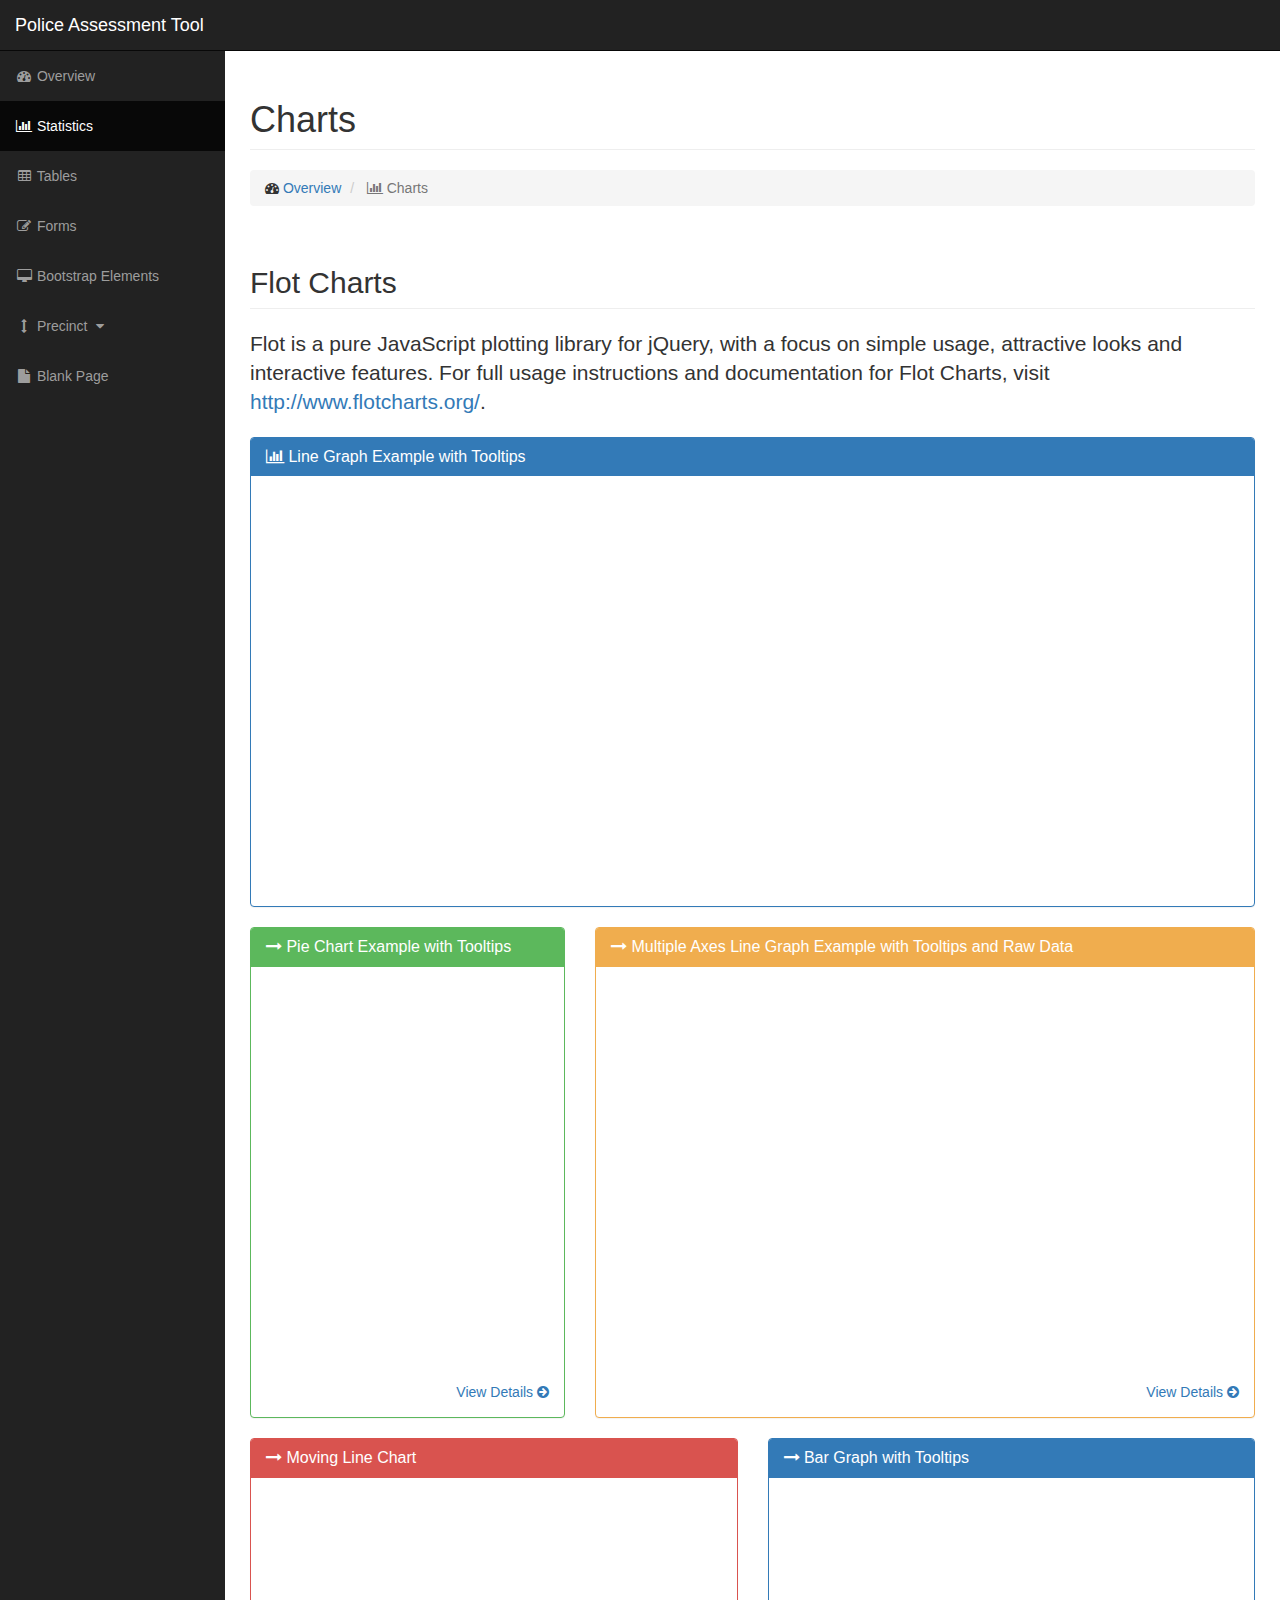
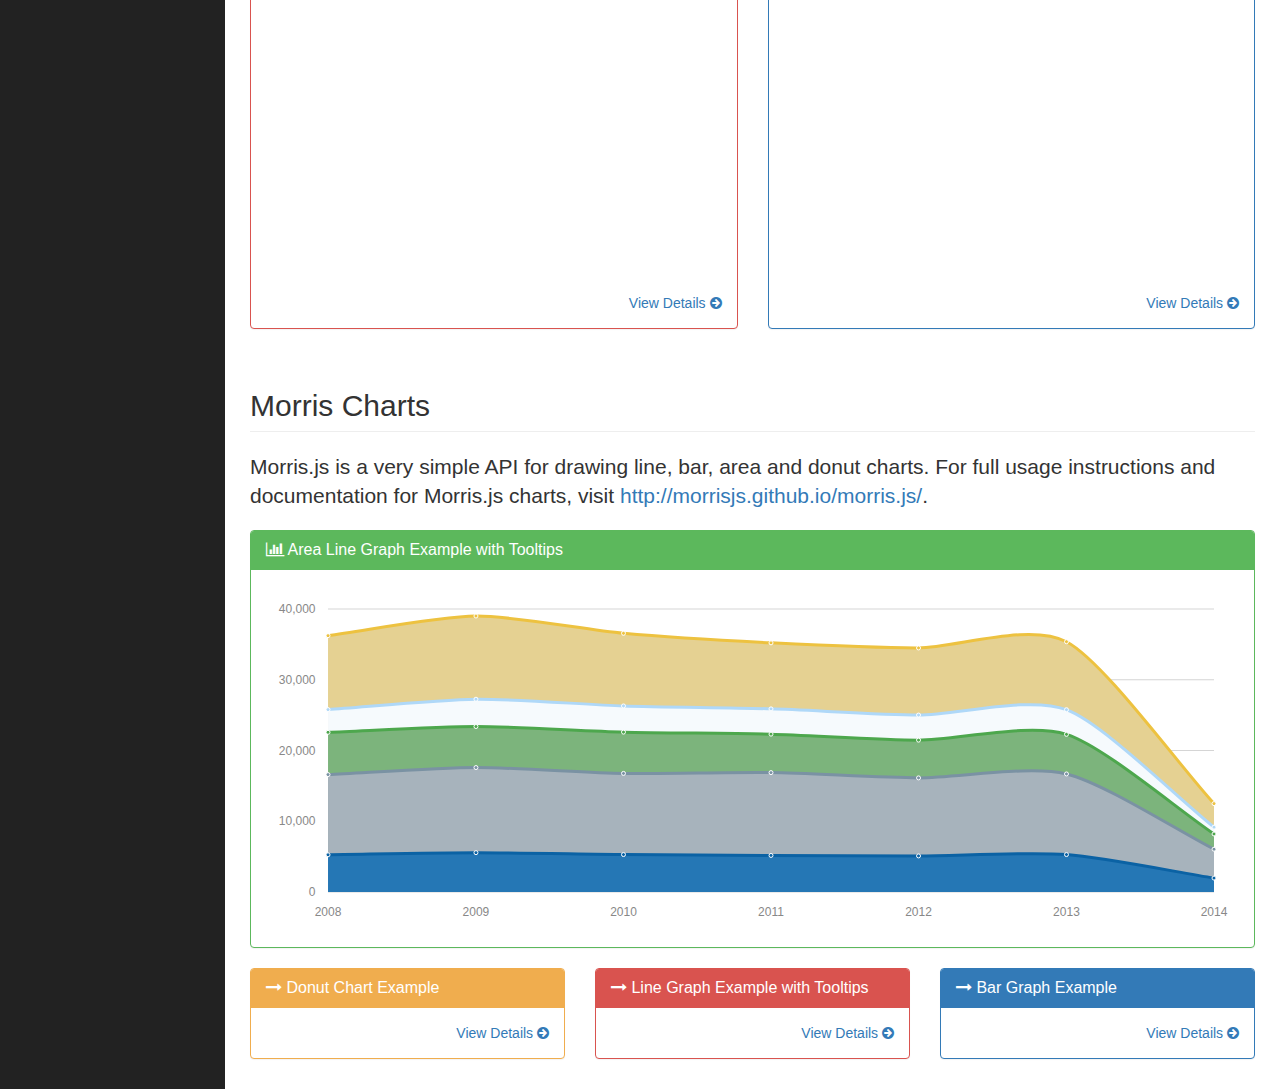
<file: startbootstrap-sb-admin-1.0.3/charts.html>
<!DOCTYPE html>
<html lang="en">

<head>

    <meta charset="utf-8">
    <meta http-equiv="X-UA-Compatible" content="IE=edge">
    <meta name="viewport" content="width=device-width, initial-scale=1">
    <meta name="description" content="">
    <meta name="author" content="">

    <title>SB Admin - Bootstrap Admin Template</title>

    <!-- Bootstrap Core CSS -->
    <link href="css/bootstrap.min.css" rel="stylesheet">

    <!-- Custom CSS -->
    <link href="css/sb-admin.css" rel="stylesheet">

    <!-- Morris Charts CSS -->
    <link href="css/plugins/morris.css" rel="stylesheet">

    <!-- Custom Fonts -->
    <link href="font-awesome/css/font-awesome.min.css" rel="stylesheet" type="text/css">

    <!-- HTML5 Shim and Respond.js IE8 support of HTML5 elements and media queries -->
    <!-- WARNING: Respond.js doesn't work if you view the page via file:// -->
    <!--[if lt IE 9]>
        <script src="https://oss.maxcdn.com/libs/html5shiv/3.7.0/html5shiv.js"></script>
        <script src="https://oss.maxcdn.com/libs/respond.js/1.4.2/respond.min.js"></script>
    <![endif]-->

</head>

<body>

    <div id="wrapper">

        <!-- Navigation -->
        <nav class="navbar navbar-inverse navbar-fixed-top" role="navigation">
            <!-- Brand and toggle get grouped for better mobile display -->
            <div class="navbar-header">
                <button type="button" class="navbar-toggle" data-toggle="collapse" data-target=".navbar-ex1-collapse">
                    <span class="sr-only">Toggle navigation</span>
                    <span class="icon-bar"></span>
                    <span class="icon-bar"></span>
                    <span class="icon-bar"></span>
                </button>
                <a class="navbar-brand" href="index.html">Police Assessment Tool</a>
            </div>
            
            <!-- Sidebar Menu Items - These collapse to the responsive navigation menu on small screens -->
            <div class="collapse navbar-collapse navbar-ex1-collapse">
                <ul class="nav navbar-nav side-nav">
                    <li>
                        <a href="index.html"><i class="fa fa-fw fa-dashboard"></i> Overview</a>
                    </li>
                    <li class="active">
                        <a href="charts.html"><i class="fa fa-fw fa-bar-chart-o"></i> Statistics</a>
                    </li>
                    <li>
                        <a href="tables.html"><i class="fa fa-fw fa-table"></i> Tables</a>
                    </li>
                    <li>
                        <a href="forms.html"><i class="fa fa-fw fa-edit"></i> Forms</a>
                    </li>
                    <li>
                        <a href="bootstrap-elements.html"><i class="fa fa-fw fa-desktop"></i> Bootstrap Elements</a>
                    </li>
                    <li>
                        <a href="javascript:;" data-toggle="collapse" data-target="#demo"><i class="fa fa-fw fa-arrows-v"></i> Precinct <i class="fa fa-fw fa-caret-down"></i></a>
                        <ul id="demo" class="collapse">
                            <li>
                                <a href="#"> East</a>
                            </li>
                            <li>
                                <a href="#"> North</a>
                            </li>
                            <li>
                                <a href="#"> South</a>
                            </li>
                            <li>
                                <a href="#"> Southwest</a>
                            </li>
                            <li>
                                <a href="#"> West</a>
                            </li>
                        </ul>
                    </li>
                    <li>
                        <a href="blank-page.html"><i class="fa fa-fw fa-file"></i> Blank Page</a>
                    </li>
                </ul>
            </div>
            <!-- /.navbar-collapse -->
        </nav>

        <div id="page-wrapper">

            <div class="container-fluid">

                <!-- Page Heading -->
                <div class="row">
                    <div class="col-lg-12">
                        <h1 class="page-header">
                            Charts
                        </h1>
                        <ol class="breadcrumb">
                            <li>
                                <i class="fa fa-dashboard"></i>  <a href="index.html">Overview</a>
                            </li>
                            <li class="active">
                                <i class="fa fa-bar-chart-o"></i> Charts
                            </li>
                        </ol>
                    </div>
                </div>
                <!-- /.row -->

                <!-- Flot Charts -->
                <div class="row">
                    <div class="col-lg-12">
                        <h2 class="page-header">Flot Charts</h2>
                        <p class="lead">Flot is a pure JavaScript plotting library for jQuery, with a focus on simple usage, attractive looks and interactive features. For full usage instructions and documentation for Flot Charts, visit <a href="http://www.flotcharts.org/">http://www.flotcharts.org/</a>.</p>
                    </div>
                </div>
                <!-- /.row -->

                <div class="row">
                    <div class="col-lg-12">
                        <div class="panel panel-primary">
                            <div class="panel-heading">
                                <h3 class="panel-title"><i class="fa fa-bar-chart-o"></i> Line Graph Example with Tooltips</h3>
                            </div>
                            <div class="panel-body">
                                <div class="flot-chart">
                                    <div class="flot-chart-content" id="flot-line-chart"></div>
                                </div>
                            </div>
                        </div>
                    </div>
                </div>
                <!-- /.row -->

                <div class="row">
                    <div class="col-lg-4">
                        <div class="panel panel-green">
                            <div class="panel-heading">
                                <h3 class="panel-title"><i class="fa fa-long-arrow-right"></i> Pie Chart Example with Tooltips</h3>
                            </div>
                            <div class="panel-body">
                                <div class="flot-chart">
                                    <div class="flot-chart-content" id="flot-pie-chart"></div>
                                </div>
                                <div class="text-right">
                                    <a href="#">View Details <i class="fa fa-arrow-circle-right"></i></a>
                                </div>
                            </div>
                        </div>
                    </div>
                    <div class="col-lg-8">
                        <div class="panel panel-yellow">
                            <div class="panel-heading">
                                <h3 class="panel-title"><i class="fa fa-long-arrow-right"></i> Multiple Axes Line Graph Example with Tooltips and Raw Data</h3>
                            </div>
                            <div class="panel-body">
                                <div class="flot-chart">
                                    <div class="flot-chart-content" id="flot-multiple-axes-chart"></div>
                                </div>
                                <div class="text-right">
                                    <a href="#">View Details <i class="fa fa-arrow-circle-right"></i></a>
                                </div>
                            </div>
                        </div>
                    </div>
                </div>
                <!-- /.row -->

                <div class="row">
                    <div class="col-lg-6">
                        <div class="panel panel-red">
                            <div class="panel-heading">
                                <h3 class="panel-title"><i class="fa fa-long-arrow-right"></i> Moving Line Chart</h3>
                            </div>
                            <div class="panel-body">
                                <div class="flot-chart">
                                    <div class="flot-chart-content" id="flot-moving-line-chart"></div>
                                </div>
                                <div class="text-right">
                                    <a href="#">View Details <i class="fa fa-arrow-circle-right"></i></a>
                                </div>
                            </div>
                        </div>
                    </div>
                    <div class="col-lg-6">
                        <div class="panel panel-primary">
                            <div class="panel-heading">
                                <h3 class="panel-title"><i class="fa fa-long-arrow-right"></i> Bar Graph with Tooltips</h3>
                            </div>
                            <div class="panel-body">
                                <div class="flot-chart">
                                    <div class="flot-chart-content" id="flot-bar-chart"></div>
                                </div>
                                <div class="text-right">
                                    <a href="#">View Details <i class="fa fa-arrow-circle-right"></i></a>
                                </div>
                            </div>
                        </div>
                    </div>
                </div>
                <!-- /.row -->

                <!-- Morris Charts -->
                <div class="row">
                    <div class="col-lg-12">
                        <h2 class="page-header">Morris Charts</h2>
                        <p class="lead">Morris.js is a very simple API for drawing line, bar, area and donut charts. For full usage instructions and documentation for Morris.js charts, visit <a href="http://morrisjs.github.io/morris.js/">http://morrisjs.github.io/morris.js/</a>.</p>
                    </div>
                </div>
                <!-- /.row -->

                <div class="row">
                    <div class="col-lg-12">
                        <div class="panel panel-green">
                            <div class="panel-heading">
                                <h3 class="panel-title"><i class="fa fa-bar-chart-o"></i> Area Line Graph Example with Tooltips</h3>
                            </div>
                            <div class="panel-body">
                                <div id="morris-area-chart"></div>
                            </div>
                        </div>
                    </div>
                </div>
                <!-- /.row -->

                <div class="row">
                    <div class="col-lg-4">
                        <div class="panel panel-yellow">
                            <div class="panel-heading">
                                <h3 class="panel-title"><i class="fa fa-long-arrow-right"></i> Donut Chart Example</h3>
                            </div>
                            <div class="panel-body">
                                <div id="morris-donut-chart"></div>
                                <div class="text-right">
                                    <a href="#">View Details <i class="fa fa-arrow-circle-right"></i></a>
                                </div>
                            </div>
                        </div>
                    </div>
                    <div class="col-lg-4">
                        <div class="panel panel-red">
                            <div class="panel-heading">
                                <h3 class="panel-title"><i class="fa fa-long-arrow-right"></i> Line Graph Example with Tooltips</h3>
                            </div>
                            <div class="panel-body">
                                <div id="morris-line-chart"></div>
                                <div class="text-right">
                                    <a href="#">View Details <i class="fa fa-arrow-circle-right"></i></a>
                                </div>
                            </div>
                        </div>
                    </div>
                    <div class="col-lg-4">
                        <div class="panel panel-primary">
                            <div class="panel-heading">
                                <h3 class="panel-title"><i class="fa fa-long-arrow-right"></i> Bar Graph Example</h3>
                            </div>
                            <div class="panel-body">
                                <div id="morris-bar-chart"></div>
                                <div class="text-right">
                                    <a href="#">View Details <i class="fa fa-arrow-circle-right"></i></a>
                                </div>
                            </div>
                        </div>
                    </div>
                </div>
                <!-- /.row -->

            </div>
            <!-- /.container-fluid -->

        </div>
        <!-- /#page-wrapper -->

    </div>
    <!-- /#wrapper -->

    <!-- jQuery -->
    <script src="js/jquery.js"></script>

    <!-- Bootstrap Core JavaScript -->
    <script src="js/bootstrap.min.js"></script>

    <!-- Morris Charts JavaScript -->
    <script src="js/plugins/morris/raphael.min.js"></script>
    <script src="js/plugins/morris/morris.min.js"></script>
    <script src="js/plugins/morris/morris-data.js"></script>

    <!-- Flot Charts JavaScript -->
    <!--[if lte IE 8]><script src="js/excanvas.min.js"></script><![endif]-->
    <script src="js/plugins/flot/jquery.flot.js"></script>
    <script src="js/plugins/flot/jquery.flot.tooltip.min.js"></script>
    <script src="js/plugins/flot/jquery.flot.resize.js"></script>
    <script src="js/plugins/flot/jquery.flot.pie.js"></script>
    <script src="js/plugins/flot/flot-data.js"></script>

</body>

</html>
</file>
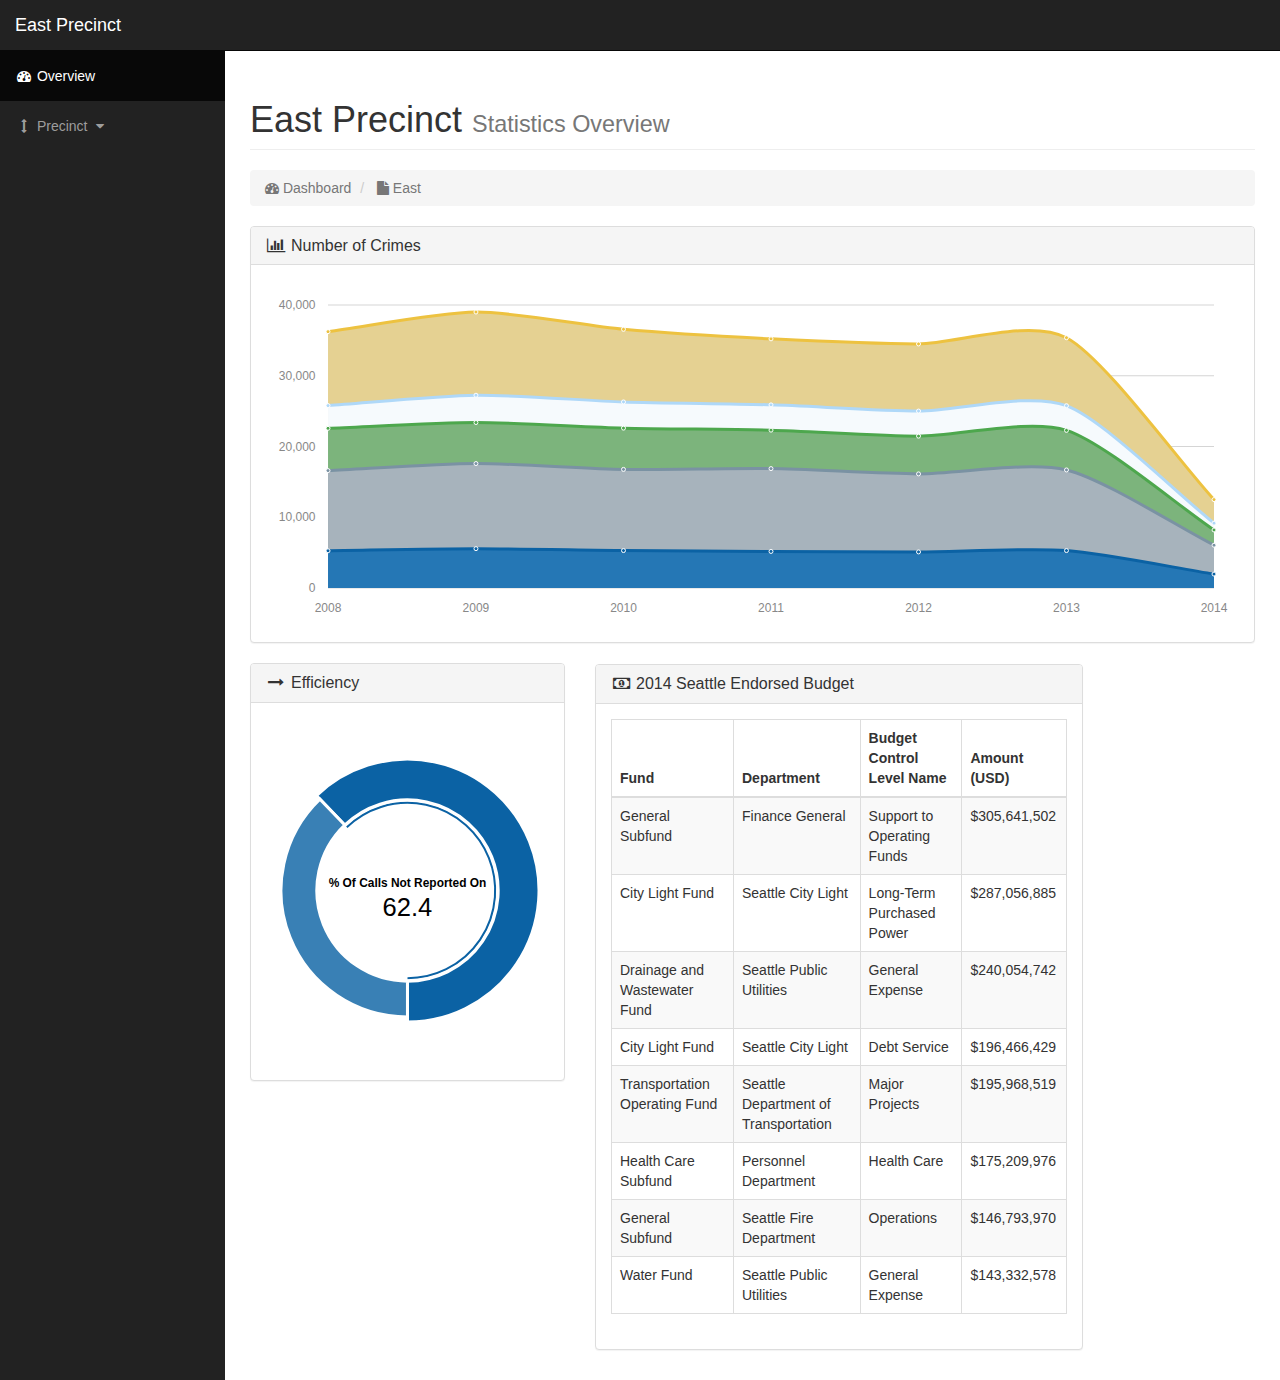
<file: startbootstrap-sb-admin-1.0.3/east.html>
<!DOCTYPE html>
<html lang="en">

<head>

    <meta charset="utf-8">
    <meta http-equiv="X-UA-Compatible" content="IE=edge">
    <meta name="viewport" content="width=device-width, initial-scale=1">
    <meta name="description" content="">
    <meta name="author" content="">

    <title>East Precinct</title>

    <!-- Bootstrap Core CSS -->
    <link href="css/bootstrap.min.css" rel="stylesheet">

    <!-- Custom CSS -->
    <link href="css/sb-admin.css" rel="stylesheet">

    <!-- Morris Charts CSS -->
    <link href="css/plugins/morris.css" rel="stylesheet">

    <!-- Custom Fonts -->
    <link href="font-awesome/css/font-awesome.min.css" rel="stylesheet" type="text/css">

    <!-- HTML5 Shim and Respond.js IE8 support of HTML5 elements and media queries -->
    <!-- WARNING: Respond.js doesn't work if you view the page via file:// -->
    <!--[if lt IE 9]>
        <script src="https://oss.maxcdn.com/libs/html5shiv/3.7.0/html5shiv.js"></script>
        <script src="https://oss.maxcdn.com/libs/respond.js/1.4.2/respond.min.js"></script>
    <![endif]-->

</head>

<body>

    <div id="wrapper">

        <!-- Navigation -->
        <nav class="navbar navbar-inverse navbar-fixed-top" role="navigation">
            <!-- Brand and toggle get grouped for better mobile display -->
            <div class="navbar-header">
                <button type="button" class="navbar-toggle" data-toggle="collapse" data-target=".navbar-ex1-collapse">
                    <span class="sr-only">Toggle navigation</span>
                    <span class="icon-bar"></span>
                    <span class="icon-bar"></span>
                    <span class="icon-bar"></span>
                </button>
                <a class="navbar-brand" href="index.html">East Precinct</a>
            </div>
            
            <!-- Sidebar Menu Items - These collapse to the responsive navigation menu on small screens -->
            <div class="collapse navbar-collapse navbar-ex1-collapse">
                <ul class="nav navbar-nav side-nav">
                    <li class="active">
                        <a href="index.html"><i class="fa fa-fw fa-dashboard"></i> Overview</a>
                    </li>
                    <li>
                        <a href="javascript:;" data-toggle="collapse" data-target="#demo"><i class="fa fa-fw fa-arrows-v"></i> Precinct <i class="fa fa-fw fa-caret-down"></i></a>
                        <ul id="demo" class="collapse">
                            <li>
                                <a href="east.html"> East</a>
                            </li>
                            <li>
                                <a href="north.html"> North</a>
                            </li>
                            <li>
                                <a href="south.html"> South</a>
                            </li>
                            <li>
                                <a href="southwest.html"> Southwest</a>
                            </li>
                            <li>
                                <a href="west.html"> West</a>
                            </li>
                        </ul>
                    </li>
                </ul>
            </div>
            <!-- /.navbar-collapse -->
        </nav>

        <div id="page-wrapper">

            <div class="container-fluid">

                <!-- Page Heading -->
                <div class="row">
                    <div class="col-lg-12">
                        <h1 class="page-header">
                            East Precinct <small>Statistics Overview</small>
                        </h1>
                        <ol class="breadcrumb">
                            <li class="active">
                                <i class="fa fa-dashboard"></i> Dashboard
                            </li>
                            <li class="active">
                                <i class="fa fa-file"></i> East
                            </li>
                        </ol>
                    </div>
                </div>
                <!-- /.row -->

                <div class="row">
                    <div class="col-lg-12">
                        <div class="panel panel-default">
                            <div class="panel-heading">
                                <h3 class="panel-title"><i class="fa fa-bar-chart-o fa-fw"></i> Number of Crimes</h3>
                            </div>
                            <div class="panel-body">
                                <div id="morris-area-chart"></div>
                            </div>
                        </div>
                    </div>
                </div>
                <!-- /.row -->

                <div class="row">
                    <div class="col-lg-4">
                        <div class="panel panel-default">
                            <div class="panel-heading">
                                <h3 class="panel-title"><i class="fa fa-long-arrow-right fa-fw"></i> Efficiency</h3>
                            </div>
                            <div class="panel-body">
                                <div id="morris-donut-chart-east"></div>
                            </div>
                        </div>
                    </div>
                    <div class="col-lg-4">
 
                    </div>
                    <div class="col-lg-6">
                        <div class="panel panel-default">
                            <div class="panel-heading">
                                <h3 class="panel-title"><i class="fa fa-money fa-fw"></i> 2014 Seattle Endorsed Budget</h3>
                            </div>
                            <div class="panel-body">
                                <div class="table-responsive">
                                    <table class="table table-bordered table-hover table-striped">
                                        <thead>
                                            <tr>
                                                <th>Fund</th>
                                                <th>Department</th>
                                                <th>Budget Control Level Name</th>
                                                <th>Amount (USD)</th>
                                            </tr>
                                        </thead>
                                        <tbody>
                                            <tr>
                                                <td>General Subfund</td>
                                                <td>Finance General</td>
                                                <td>Support to Operating Funds</td>
                                                <td>$305,641,502</td>
                                            </tr>
                                            <tr>
                                                <td>City Light Fund</td>
                                                <td>Seattle City Light</td>
                                                <td>Long-Term Purchased Power</td>
                                                <td>$287,056,885</td>
                                            </tr>
                                            <tr>
                                                <td>Drainage and Wastewater Fund</td>
                                                <td>Seattle Public Utilities</td>
                                                <td>General Expense</td>
                                                <td>$240,054,742</td>
                                            </tr>
                                            <tr>
                                                <td>City Light Fund</td>
                                                <td>Seattle City Light</td>
                                                <td>Debt Service</td>
                                                <td>$196,466,429</td>
                                            </tr>
                                            <tr>
                                                <td>Transportation Operating Fund</td>
                                                <td>Seattle Department of Transportation</td>
                                                <td>Major Projects</td>
                                                <td>$195,968,519</td>
                                            </tr>
                                            <tr>
                                                <td>Health Care Subfund</td>
                                                <td>Personnel Department</td>
                                                <td>Health Care</td>
                                                <td>$175,209,976</td>
                                            </tr>
                                            <tr>
                                                <td>General Subfund</td>
                                                <td>Seattle Fire Department</td>
                                                <td>Operations</td>
                                                <td>$146,793,970</td>
                                            </tr>
                                            <tr>
                                                <td>Water Fund</td>
                                                <td>Seattle Public Utilities</td>
                                                <td>General Expense</td>
                                                <td>$143,332,578</td>
                                            </tr>
                                        </tbody>
                                    </table>
                                </div>

                            </div>
                        </div>
                    </div>
                </div>
                <!-- /.row -->

            </div>
            <!-- /.container-fluid -->

        </div>
        <!-- /#page-wrapper -->

    </div>
    <!-- /#wrapper -->

    <!-- jQuery -->
    <script src="js/jquery.js"></script>

    <!-- Bootstrap Core JavaScript -->
    <script src="js/bootstrap.min.js"></script>

    <!-- Morris Charts JavaScript -->
    <script src="js/plugins/morris/raphael.min.js"></script>
    <script src="js/plugins/morris/morris.min.js"></script>
    <script src="js/plugins/morris/morris-data.js"></script>

</body>

</html>
</file>
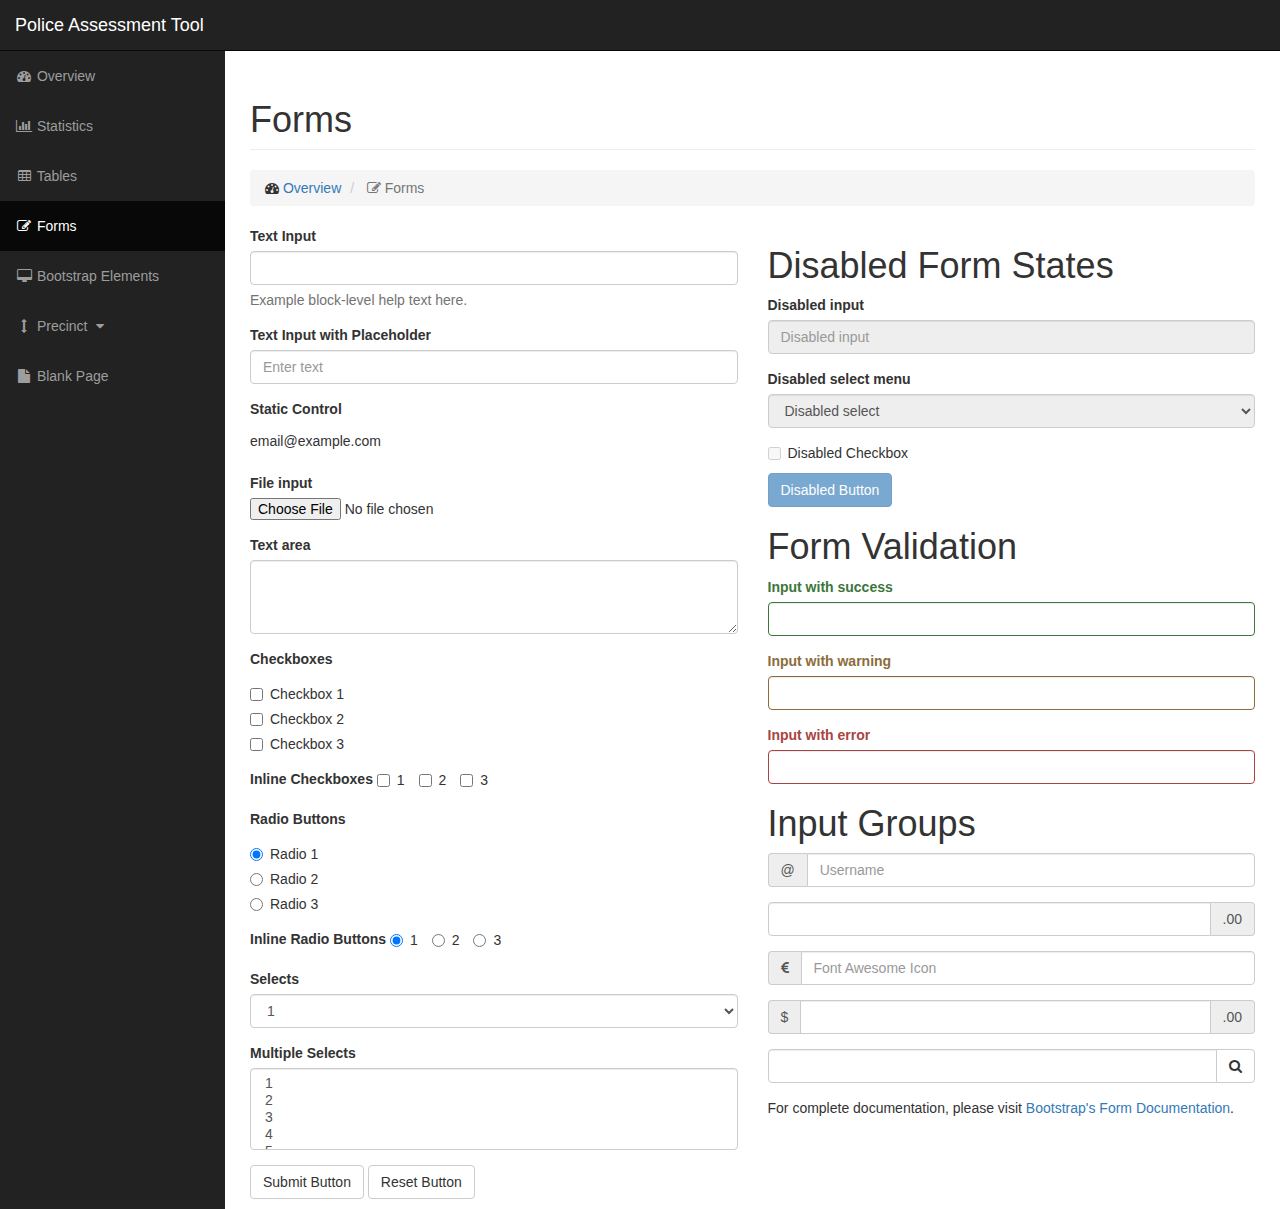
<file: startbootstrap-sb-admin-1.0.3/forms.html>
<!DOCTYPE html>
<html lang="en">

<head>

    <meta charset="utf-8">
    <meta http-equiv="X-UA-Compatible" content="IE=edge">
    <meta name="viewport" content="width=device-width, initial-scale=1">
    <meta name="description" content="">
    <meta name="author" content="">

    <title>SB Admin - Bootstrap Admin Template</title>

    <!-- Bootstrap Core CSS -->
    <link href="css/bootstrap.min.css" rel="stylesheet">

    <!-- Custom CSS -->
    <link href="css/sb-admin.css" rel="stylesheet">

    <!-- Custom Fonts -->
    <link href="font-awesome/css/font-awesome.min.css" rel="stylesheet" type="text/css">

    <!-- HTML5 Shim and Respond.js IE8 support of HTML5 elements and media queries -->
    <!-- WARNING: Respond.js doesn't work if you view the page via file:// -->
    <!--[if lt IE 9]>
        <script src="https://oss.maxcdn.com/libs/html5shiv/3.7.0/html5shiv.js"></script>
        <script src="https://oss.maxcdn.com/libs/respond.js/1.4.2/respond.min.js"></script>
    <![endif]-->

</head>

<body>

    <div id="wrapper">

        <!-- Navigation -->
        <nav class="navbar navbar-inverse navbar-fixed-top" role="navigation">
            <!-- Brand and toggle get grouped for better mobile display -->
            <div class="navbar-header">
                <button type="button" class="navbar-toggle" data-toggle="collapse" data-target=".navbar-ex1-collapse">
                    <span class="sr-only">Toggle navigation</span>
                    <span class="icon-bar"></span>
                    <span class="icon-bar"></span>
                    <span class="icon-bar"></span>
                </button>
                <a class="navbar-brand" href="index.html">Police Assessment Tool</a>
            </div>
            
            <!-- Sidebar Menu Items - These collapse to the responsive navigation menu on small screens -->
            <div class="collapse navbar-collapse navbar-ex1-collapse">
                <ul class="nav navbar-nav side-nav">
                    <li>
                        <a href="index.html"><i class="fa fa-fw fa-dashboard"></i> Overview</a>
                    </li>
                    <li>
                        <a href="charts.html"><i class="fa fa-fw fa-bar-chart-o"></i> Statistics</a>
                    </li>
                    <li>
                        <a href="tables.html"><i class="fa fa-fw fa-table"></i> Tables</a>
                    </li>
                    <li class="active">
                        <a href="forms.html"><i class="fa fa-fw fa-edit"></i> Forms</a>
                    </li>
                    <li>
                        <a href="bootstrap-elements.html"><i class="fa fa-fw fa-desktop"></i> Bootstrap Elements</a>
                    </li>
                    <li>
                        <a href="javascript:;" data-toggle="collapse" data-target="#demo"><i class="fa fa-fw fa-arrows-v"></i> Precinct <i class="fa fa-fw fa-caret-down"></i></a>
                        <ul id="demo" class="collapse">
                            <li>
                                <a href="#"> East</a>
                            </li>
                            <li>
                                <a href="#"> North</a>
                            </li>
                            <li>
                                <a href="#"> South</a>
                            </li>
                            <li>
                                <a href="#"> Southwest</a>
                            </li>
                            <li>
                                <a href="#"> West</a>
                            </li>
                        </ul>
                    </li>
                    <li>
                        <a href="blank-page.html"><i class="fa fa-fw fa-file"></i> Blank Page</a>
                    </li>
                </ul>
            </div>
            <!-- /.navbar-collapse -->
        </nav>

        <div id="page-wrapper">

            <div class="container-fluid">

                <!-- Page Heading -->
                <div class="row">
                    <div class="col-lg-12">
                        <h1 class="page-header">
                            Forms
                        </h1>
                        <ol class="breadcrumb">
                            <li>
                                <i class="fa fa-dashboard"></i>  <a href="index.html">Overview</a>
                            </li>
                            <li class="active">
                                <i class="fa fa-edit"></i> Forms
                            </li>
                        </ol>
                    </div>
                </div>
                <!-- /.row -->

                <div class="row">
                    <div class="col-lg-6">

                        <form role="form">

                            <div class="form-group">
                                <label>Text Input</label>
                                <input class="form-control">
                                <p class="help-block">Example block-level help text here.</p>
                            </div>

                            <div class="form-group">
                                <label>Text Input with Placeholder</label>
                                <input class="form-control" placeholder="Enter text">
                            </div>

                            <div class="form-group">
                                <label>Static Control</label>
                                <p class="form-control-static">email@example.com</p>
                            </div>

                            <div class="form-group">
                                <label>File input</label>
                                <input type="file">
                            </div>

                            <div class="form-group">
                                <label>Text area</label>
                                <textarea class="form-control" rows="3"></textarea>
                            </div>

                            <div class="form-group">
                                <label>Checkboxes</label>
                                <div class="checkbox">
                                    <label>
                                        <input type="checkbox" value="">Checkbox 1
                                    </label>
                                </div>
                                <div class="checkbox">
                                    <label>
                                        <input type="checkbox" value="">Checkbox 2
                                    </label>
                                </div>
                                <div class="checkbox">
                                    <label>
                                        <input type="checkbox" value="">Checkbox 3
                                    </label>
                                </div>
                            </div>

                            <div class="form-group">
                                <label>Inline Checkboxes</label>
                                <label class="checkbox-inline">
                                    <input type="checkbox">1
                                </label>
                                <label class="checkbox-inline">
                                    <input type="checkbox">2
                                </label>
                                <label class="checkbox-inline">
                                    <input type="checkbox">3
                                </label>
                            </div>

                            <div class="form-group">
                                <label>Radio Buttons</label>
                                <div class="radio">
                                    <label>
                                        <input type="radio" name="optionsRadios" id="optionsRadios1" value="option1" checked>Radio 1
                                    </label>
                                </div>
                                <div class="radio">
                                    <label>
                                        <input type="radio" name="optionsRadios" id="optionsRadios2" value="option2">Radio 2
                                    </label>
                                </div>
                                <div class="radio">
                                    <label>
                                        <input type="radio" name="optionsRadios" id="optionsRadios3" value="option3">Radio 3
                                    </label>
                                </div>
                            </div>

                            <div class="form-group">
                                <label>Inline Radio Buttons</label>
                                <label class="radio-inline">
                                    <input type="radio" name="optionsRadiosInline" id="optionsRadiosInline1" value="option1" checked>1
                                </label>
                                <label class="radio-inline">
                                    <input type="radio" name="optionsRadiosInline" id="optionsRadiosInline2" value="option2">2
                                </label>
                                <label class="radio-inline">
                                    <input type="radio" name="optionsRadiosInline" id="optionsRadiosInline3" value="option3">3
                                </label>
                            </div>

                            <div class="form-group">
                                <label>Selects</label>
                                <select class="form-control">
                                    <option>1</option>
                                    <option>2</option>
                                    <option>3</option>
                                    <option>4</option>
                                    <option>5</option>
                                </select>
                            </div>

                            <div class="form-group">
                                <label>Multiple Selects</label>
                                <select multiple class="form-control">
                                    <option>1</option>
                                    <option>2</option>
                                    <option>3</option>
                                    <option>4</option>
                                    <option>5</option>
                                </select>
                            </div>

                            <button type="submit" class="btn btn-default">Submit Button</button>
                            <button type="reset" class="btn btn-default">Reset Button</button>

                        </form>

                    </div>
                    <div class="col-lg-6">
                        <h1>Disabled Form States</h1>

                        <form role="form">

                            <fieldset disabled>

                                <div class="form-group">
                                    <label for="disabledSelect">Disabled input</label>
                                    <input class="form-control" id="disabledInput" type="text" placeholder="Disabled input" disabled>
                                </div>

                                <div class="form-group">
                                    <label for="disabledSelect">Disabled select menu</label>
                                    <select id="disabledSelect" class="form-control">
                                        <option>Disabled select</option>
                                    </select>
                                </div>

                                <div class="checkbox">
                                    <label>
                                        <input type="checkbox">Disabled Checkbox
                                    </label>
                                </div>

                                <button type="submit" class="btn btn-primary">Disabled Button</button>

                            </fieldset>

                        </form>

                        <h1>Form Validation</h1>

                        <form role="form">

                            <div class="form-group has-success">
                                <label class="control-label" for="inputSuccess">Input with success</label>
                                <input type="text" class="form-control" id="inputSuccess">
                            </div>

                            <div class="form-group has-warning">
                                <label class="control-label" for="inputWarning">Input with warning</label>
                                <input type="text" class="form-control" id="inputWarning">
                            </div>

                            <div class="form-group has-error">
                                <label class="control-label" for="inputError">Input with error</label>
                                <input type="text" class="form-control" id="inputError">
                            </div>

                        </form>

                        <h1>Input Groups</h1>

                        <form role="form">

                            <div class="form-group input-group">
                                <span class="input-group-addon">@</span>
                                <input type="text" class="form-control" placeholder="Username">
                            </div>

                            <div class="form-group input-group">
                                <input type="text" class="form-control">
                                <span class="input-group-addon">.00</span>
                            </div>

                            <div class="form-group input-group">
                                <span class="input-group-addon"><i class="fa fa-eur"></i></span>
                                <input type="text" class="form-control" placeholder="Font Awesome Icon">
                            </div>

                            <div class="form-group input-group">
                                <span class="input-group-addon">$</span>
                                <input type="text" class="form-control">
                                <span class="input-group-addon">.00</span>
                            </div>

                            <div class="form-group input-group">
                                <input type="text" class="form-control">
                                <span class="input-group-btn"><button class="btn btn-default" type="button"><i class="fa fa-search"></i></button></span>
                            </div>

                        </form>

                        <p>For complete documentation, please visit <a href="http://getbootstrap.com/css/#forms">Bootstrap's Form Documentation</a>.</p>

                    </div>
                </div>
                <!-- /.row -->

            </div>
            <!-- /.container-fluid -->

        </div>
        <!-- /#page-wrapper -->

    </div>
    <!-- /#wrapper -->

    <!-- jQuery -->
    <script src="js/jquery.js"></script>

    <!-- Bootstrap Core JavaScript -->
    <script src="js/bootstrap.min.js"></script>

</body>

</html>
</file>
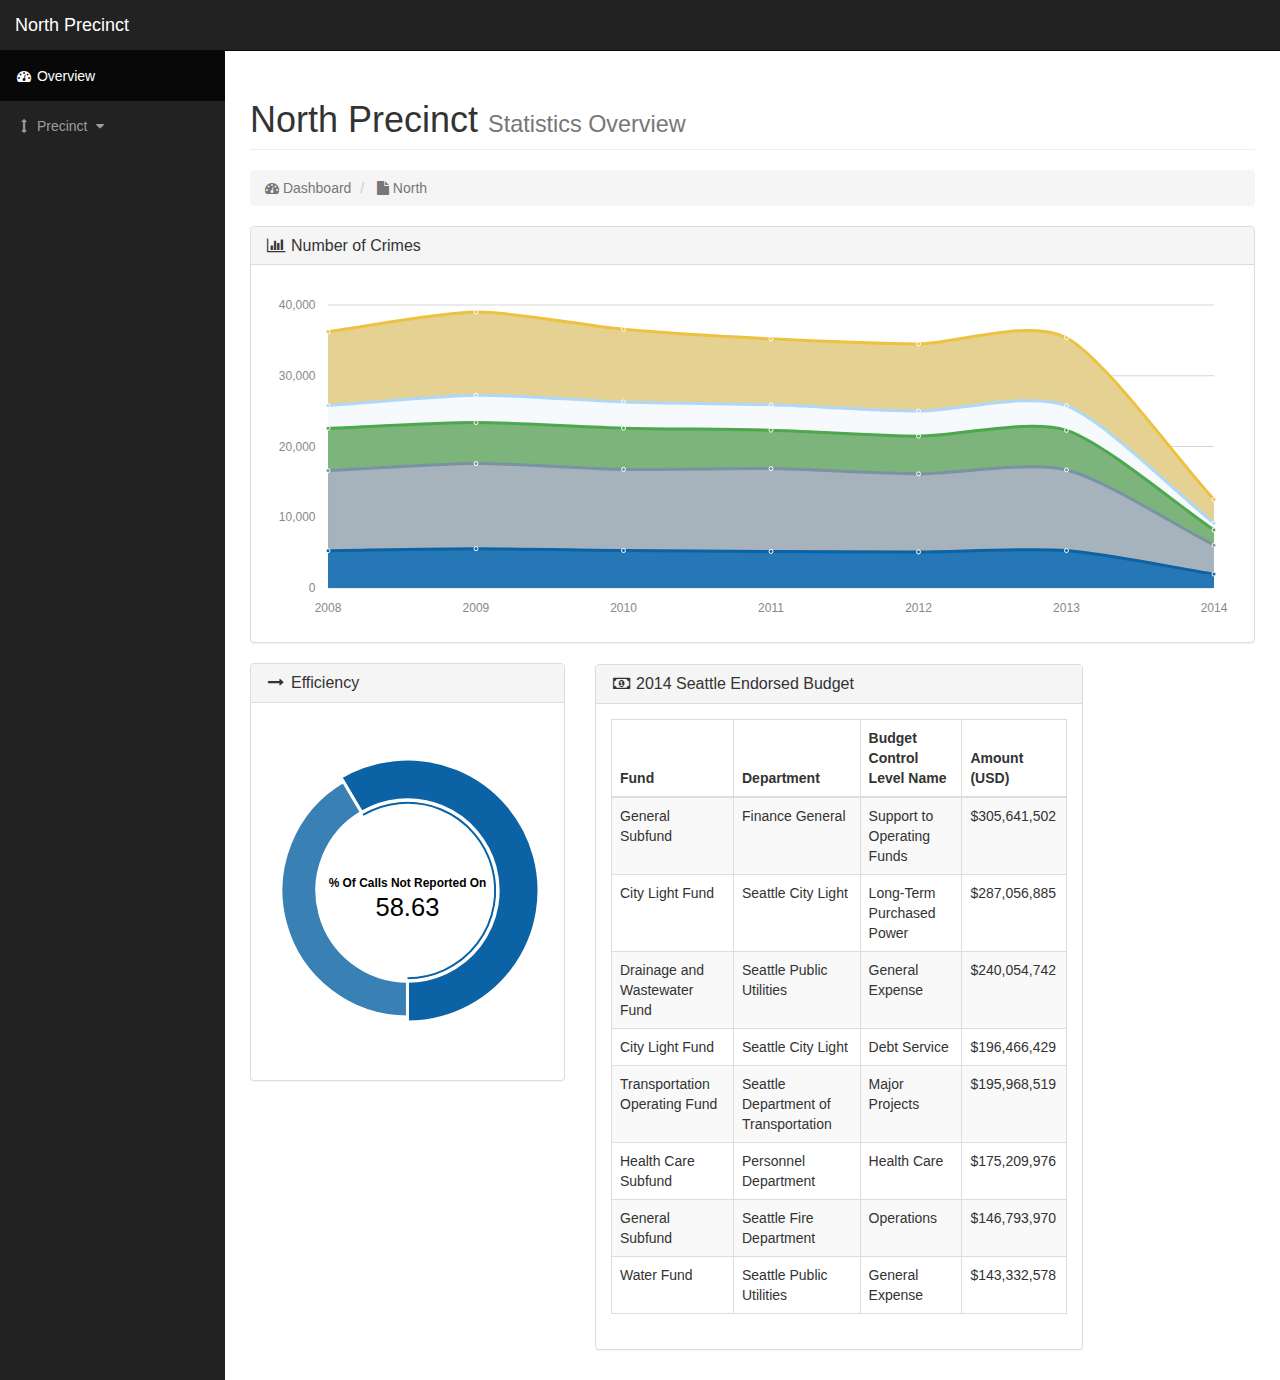
<file: startbootstrap-sb-admin-1.0.3/north.html>
<!DOCTYPE html>
<html lang="en">

<head>

    <meta charset="utf-8">
    <meta http-equiv="X-UA-Compatible" content="IE=edge">
    <meta name="viewport" content="width=device-width, initial-scale=1">
    <meta name="description" content="">
    <meta name="author" content="">

    <title>North Precinct</title>

    <!-- Bootstrap Core CSS -->
    <link href="css/bootstrap.min.css" rel="stylesheet">

    <!-- Custom CSS -->
    <link href="css/sb-admin.css" rel="stylesheet">

    <!-- Morris Charts CSS -->
    <link href="css/plugins/morris.css" rel="stylesheet">

    <!-- Custom Fonts -->
    <link href="font-awesome/css/font-awesome.min.css" rel="stylesheet" type="text/css">

    <!-- HTML5 Shim and Respond.js IE8 support of HTML5 elements and media queries -->
    <!-- WARNING: Respond.js doesn't work if you view the page via file:// -->
    <!--[if lt IE 9]>
        <script src="https://oss.maxcdn.com/libs/html5shiv/3.7.0/html5shiv.js"></script>
        <script src="https://oss.maxcdn.com/libs/respond.js/1.4.2/respond.min.js"></script>
    <![endif]-->

</head>

<body>

    <div id="wrapper">

        <!-- Navigation -->
        <nav class="navbar navbar-inverse navbar-fixed-top" role="navigation">
            <!-- Brand and toggle get grouped for better mobile display -->
            <div class="navbar-header">
                <button type="button" class="navbar-toggle" data-toggle="collapse" data-target=".navbar-ex1-collapse">
                    <span class="sr-only">Toggle navigation</span>
                    <span class="icon-bar"></span>
                    <span class="icon-bar"></span>
                    <span class="icon-bar"></span>
                </button>
                <a class="navbar-brand" href="index.html">North Precinct</a>
            </div>
            
            <!-- Sidebar Menu Items - These collapse to the responsive navigation menu on small screens -->
            <div class="collapse navbar-collapse navbar-ex1-collapse">
                <ul class="nav navbar-nav side-nav">
                    <li class="active">
                        <a href="index.html"><i class="fa fa-fw fa-dashboard"></i> Overview</a>
                    </li>
                    <li>
                        <a href="javascript:;" data-toggle="collapse" data-target="#demo"><i class="fa fa-fw fa-arrows-v"></i> Precinct <i class="fa fa-fw fa-caret-down"></i></a>
                        <ul id="demo" class="collapse">
                            <li>
                                <a href="east.html"> East</a>
                            </li>
                            <li>
                                <a href="north.html"> North</a>
                            </li>
                            <li>
                                <a href="south.html"> South</a>
                            </li>
                            <li>
                                <a href="southwest.html"> Southwest</a>
                            </li>
                            <li>
                                <a href="west.html"> West</a>
                            </li>
                        </ul>
                    </li>
                </ul>
            </div>
            <!-- /.navbar-collapse -->
        </nav>

        <div id="page-wrapper">

            <div class="container-fluid">

                <!-- Page Heading -->
                <div class="row">
                    <div class="col-lg-12">
                        <h1 class="page-header">
                            North Precinct <small>Statistics Overview</small>
                        </h1>
                        <ol class="breadcrumb">
                            <li class="active">
                                <i class="fa fa-dashboard"></i> Dashboard
                            </li>
                            <li class="active">
                                <i class="fa fa-file"></i> North
                            </li>
                        </ol>
                    </div>
                </div>
                <!-- /.row -->

                <div class="row">
                    <div class="col-lg-12">
                        <div class="panel panel-default">
                            <div class="panel-heading">
                                <h3 class="panel-title"><i class="fa fa-bar-chart-o fa-fw"></i> Number of Crimes</h3>
                            </div>
                            <div class="panel-body">
                                <div id="morris-area-chart"></div>
                            </div>
                        </div>
                    </div>
                </div>
                <!-- /.row -->

                <div class="row">
                    <div class="col-lg-4">
                        <div class="panel panel-default">
                            <div class="panel-heading">
                                <h3 class="panel-title"><i class="fa fa-long-arrow-right fa-fw"></i> Efficiency</h3>
                            </div>
                            <div class="panel-body">
                                <div id="morris-donut-chart-north"></div>

                            </div>
                        </div>
                    </div>
                    <div class="col-lg-4">

                    </div>
                    <div class="col-lg-6">
                        <div class="panel panel-default">
                            <div class="panel-heading">
                                <h3 class="panel-title"><i class="fa fa-money fa-fw"></i> 2014 Seattle Endorsed Budget</h3>
                            </div>
                            <div class="panel-body">
                                <div class="table-responsive">
                                    <table class="table table-bordered table-hover table-striped">
                                        <thead>
                                            <tr>
                                                <th>Fund</th>
                                                <th>Department</th>
                                                <th>Budget Control Level Name</th>
                                                <th>Amount (USD)</th>
                                            </tr>
                                        </thead>
                                        <tbody>
                                            <tr>
                                                <td>General Subfund</td>
                                                <td>Finance General</td>
                                                <td>Support to Operating Funds</td>
                                                <td>$305,641,502</td>
                                            </tr>
                                            <tr>
                                                <td>City Light Fund</td>
                                                <td>Seattle City Light</td>
                                                <td>Long-Term Purchased Power</td>
                                                <td>$287,056,885</td>
                                            </tr>
                                            <tr>
                                                <td>Drainage and Wastewater Fund</td>
                                                <td>Seattle Public Utilities</td>
                                                <td>General Expense</td>
                                                <td>$240,054,742</td>
                                            </tr>
                                            <tr>
                                                <td>City Light Fund</td>
                                                <td>Seattle City Light</td>
                                                <td>Debt Service</td>
                                                <td>$196,466,429</td>
                                            </tr>
                                            <tr>
                                                <td>Transportation Operating Fund</td>
                                                <td>Seattle Department of Transportation</td>
                                                <td>Major Projects</td>
                                                <td>$195,968,519</td>
                                            </tr>
                                            <tr>
                                                <td>Health Care Subfund</td>
                                                <td>Personnel Department</td>
                                                <td>Health Care</td>
                                                <td>$175,209,976</td>
                                            </tr>
                                            <tr>
                                                <td>General Subfund</td>
                                                <td>Seattle Fire Department</td>
                                                <td>Operations</td>
                                                <td>$146,793,970</td>
                                            </tr>
                                            <tr>
                                                <td>Water Fund</td>
                                                <td>Seattle Public Utilities</td>
                                                <td>General Expense</td>
                                                <td>$143,332,578</td>
                                            </tr>
                                        </tbody>
                                    </table>
                                </div>

                            </div>
                        </div>
                    </div>
                </div>
                <!-- /.row -->

            </div>
            <!-- /.container-fluid -->

        </div>
        <!-- /#page-wrapper -->

    </div>
    <!-- /#wrapper -->

    <!-- jQuery -->
    <script src="js/jquery.js"></script>

    <!-- Bootstrap Core JavaScript -->
    <script src="js/bootstrap.min.js"></script>

    <!-- Morris Charts JavaScript -->
    <script src="js/plugins/morris/raphael.min.js"></script>
    <script src="js/plugins/morris/morris.min.js"></script>
    <script src="js/plugins/morris/morris-data.js"></script>
    <script src="js/plugins/morris/north-morris.js"></script>

</body>

</html>
</file>
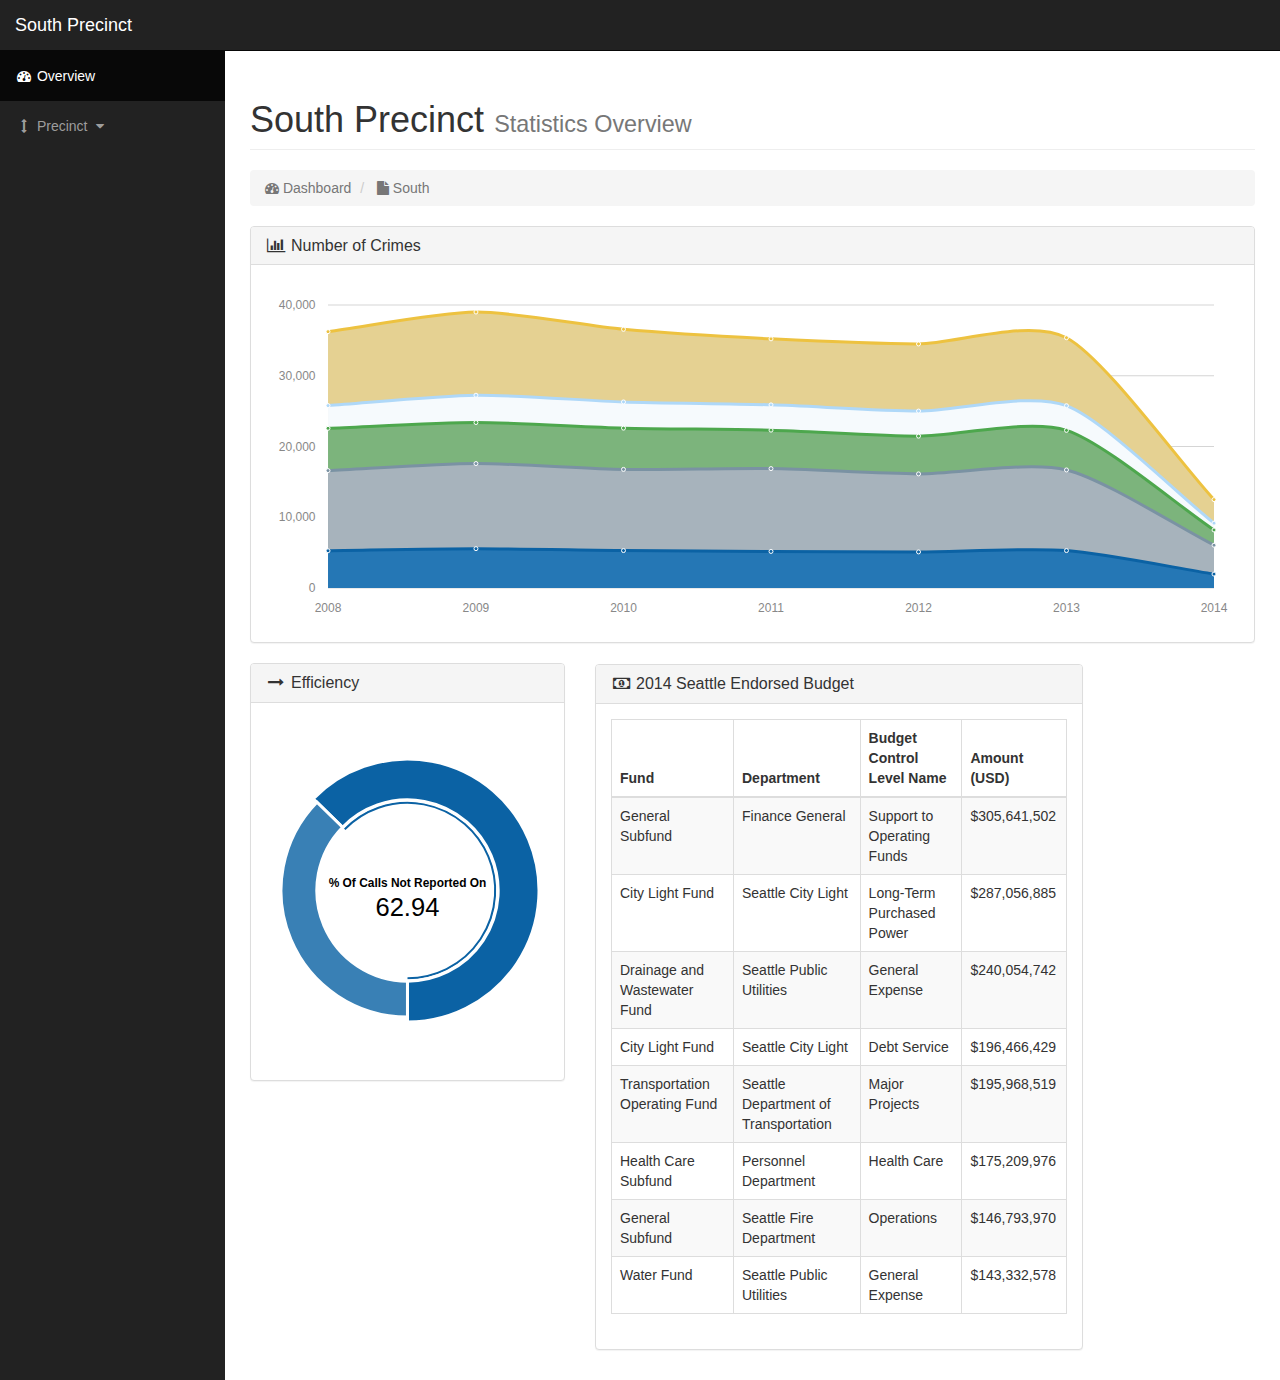
<file: startbootstrap-sb-admin-1.0.3/south.html>
<!DOCTYPE html>
<html lang="en">

<head>

    <meta charset="utf-8">
    <meta http-equiv="X-UA-Compatible" content="IE=edge">
    <meta name="viewport" content="width=device-width, initial-scale=1">
    <meta name="description" content="">
    <meta name="author" content="">

    <title>South Precinct</title>

    <!-- Bootstrap Core CSS -->
    <link href="css/bootstrap.min.css" rel="stylesheet">

    <!-- Custom CSS -->
    <link href="css/sb-admin.css" rel="stylesheet">

    <!-- Morris Charts CSS -->
    <link href="css/plugins/morris.css" rel="stylesheet">

    <!-- Custom Fonts -->
    <link href="font-awesome/css/font-awesome.min.css" rel="stylesheet" type="text/css">

    <!-- HTML5 Shim and Respond.js IE8 support of HTML5 elements and media queries -->
    <!-- WARNING: Respond.js doesn't work if you view the page via file:// -->
    <!--[if lt IE 9]>
        <script src="https://oss.maxcdn.com/libs/html5shiv/3.7.0/html5shiv.js"></script>
        <script src="https://oss.maxcdn.com/libs/respond.js/1.4.2/respond.min.js"></script>
    <![endif]-->

</head>

<body>

    <div id="wrapper">

        <!-- Navigation -->
        <nav class="navbar navbar-inverse navbar-fixed-top" role="navigation">
            <!-- Brand and toggle get grouped for better mobile display -->
            <div class="navbar-header">
                <button type="button" class="navbar-toggle" data-toggle="collapse" data-target=".navbar-ex1-collapse">
                    <span class="sr-only">Toggle navigation</span>
                    <span class="icon-bar"></span>
                    <span class="icon-bar"></span>
                    <span class="icon-bar"></span>
                </button>
                <a class="navbar-brand" href="index.html">South Precinct</a>
            </div>
            
            <!-- Sidebar Menu Items - These collapse to the responsive navigation menu on small screens -->
            <div class="collapse navbar-collapse navbar-ex1-collapse">
                <ul class="nav navbar-nav side-nav">
                    <li class="active">
                        <a href="index.html"><i class="fa fa-fw fa-dashboard"></i> Overview</a>
                    </li>
                    <li>
                        <a href="javascript:;" data-toggle="collapse" data-target="#demo"><i class="fa fa-fw fa-arrows-v"></i> Precinct <i class="fa fa-fw fa-caret-down"></i></a>
                        <ul id="demo" class="collapse">
                            <li>
                                <a href="east.html"> East</a>
                            </li>
                            <li>
                                <a href="north.html"> North</a>
                            </li>
                            <li>
                                <a href="south.html"> South</a>
                            </li>
                            <li>
                                <a href="southwest.html"> Southwest</a>
                            </li>
                            <li>
                                <a href="west.html"> West</a>
                            </li>
                        </ul>
                    </li>
                </ul>
            </div>
            <!-- /.navbar-collapse -->
        </nav>

        <div id="page-wrapper">

            <div class="container-fluid">

                <!-- Page Heading -->
                <div class="row">
                    <div class="col-lg-12">
                        <h1 class="page-header">
                            South Precinct <small>Statistics Overview</small>
                        </h1>
                        <ol class="breadcrumb">
                            <li class="active">
                                <i class="fa fa-dashboard"></i> Dashboard
                            </li>
                            <li class="active">
                                <i class="fa fa-file"></i> South
                            </li>
                        </ol>
                    </div>
                </div>
                <!-- /.row -->

                <div class="row">
                    <div class="col-lg-12">
                        <div class="panel panel-default">
                            <div class="panel-heading">
                                <h3 class="panel-title"><i class="fa fa-bar-chart-o fa-fw"></i> Number of Crimes</h3>
                            </div>
                            <div class="panel-body">
                                <div id="morris-area-chart"></div>
                            </div>
                        </div>
                    </div>
                </div>
                <!-- /.row -->

                <div class="row">
                    <div class="col-lg-4">
                        <div class="panel panel-default">
                            <div class="panel-heading">
                                <h3 class="panel-title"><i class="fa fa-long-arrow-right fa-fw"></i> Efficiency </h3>
                            </div>
                            <div class="panel-body">
                                <div id="morris-donut-chart-south"></div>

                            </div>
                        </div>
                    </div>
                    <div class="col-lg-4">

                    </div>
                    <div class="col-lg-6">
                        <div class="panel panel-default">
                            <div class="panel-heading">
                                <h3 class="panel-title"><i class="fa fa-money fa-fw"></i> 2014 Seattle Endorsed Budget</h3>
                            </div>
                            <div class="panel-body">
                                <div class="table-responsive">
                                    <table class="table table-bordered table-hover table-striped">
                                        <thead>
                                            <tr>
                                                <th>Fund</th>
                                                <th>Department</th>
                                                <th>Budget Control Level Name</th>
                                                <th>Amount (USD)</th>
                                            </tr>
                                        </thead>
                                        <tbody>
                                            <tr>
                                                <td>General Subfund</td>
                                                <td>Finance General</td>
                                                <td>Support to Operating Funds</td>
                                                <td>$305,641,502</td>
                                            </tr>
                                            <tr>
                                                <td>City Light Fund</td>
                                                <td>Seattle City Light</td>
                                                <td>Long-Term Purchased Power</td>
                                                <td>$287,056,885</td>
                                            </tr>
                                            <tr>
                                                <td>Drainage and Wastewater Fund</td>
                                                <td>Seattle Public Utilities</td>
                                                <td>General Expense</td>
                                                <td>$240,054,742</td>
                                            </tr>
                                            <tr>
                                                <td>City Light Fund</td>
                                                <td>Seattle City Light</td>
                                                <td>Debt Service</td>
                                                <td>$196,466,429</td>
                                            </tr>
                                            <tr>
                                                <td>Transportation Operating Fund</td>
                                                <td>Seattle Department of Transportation</td>
                                                <td>Major Projects</td>
                                                <td>$195,968,519</td>
                                            </tr>
                                            <tr>
                                                <td>Health Care Subfund</td>
                                                <td>Personnel Department</td>
                                                <td>Health Care</td>
                                                <td>$175,209,976</td>
                                            </tr>
                                            <tr>
                                                <td>General Subfund</td>
                                                <td>Seattle Fire Department</td>
                                                <td>Operations</td>
                                                <td>$146,793,970</td>
                                            </tr>
                                            <tr>
                                                <td>Water Fund</td>
                                                <td>Seattle Public Utilities</td>
                                                <td>General Expense</td>
                                                <td>$143,332,578</td>
                                            </tr>
                                        </tbody>
                                    </table>
                                </div>

                            </div>
                        </div>
                    </div>
                </div>
                <!-- /.row -->

            </div>
            <!-- /.container-fluid -->

        </div>
        <!-- /#page-wrapper -->

    </div>
    <!-- /#wrapper -->

    <!-- jQuery -->
    <script src="js/jquery.js"></script>

    <!-- Bootstrap Core JavaScript -->
    <script src="js/bootstrap.min.js"></script>

    <!-- Morris Charts JavaScript -->
    <script src="js/plugins/morris/raphael.min.js"></script>
    <script src="js/plugins/morris/morris.min.js"></script>
    <script src="js/plugins/morris/morris-data.js"></script>
    <script src="js/plugins/morris/south-morris.js"></script>

</body>

</html>
</file>
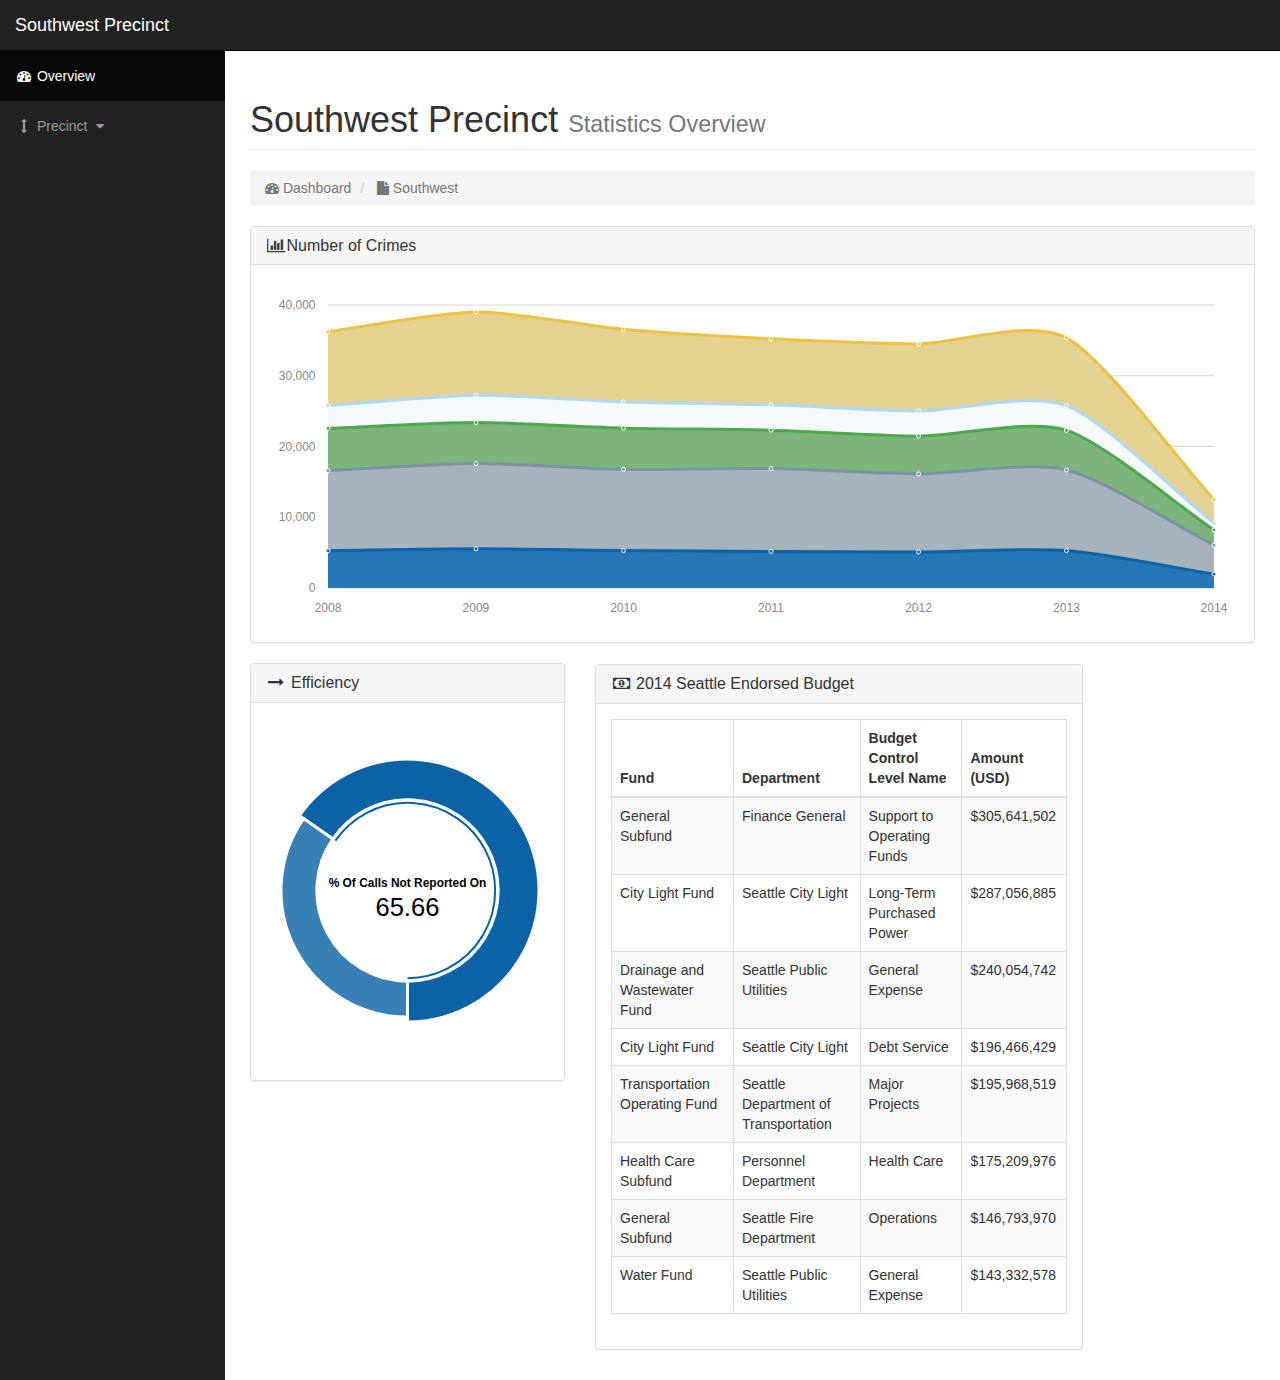
<file: startbootstrap-sb-admin-1.0.3/southwest.html>
<!DOCTYPE html>
<html lang="en">

<head>

    <meta charset="utf-8">
    <meta http-equiv="X-UA-Compatible" content="IE=edge">
    <meta name="viewport" content="width=device-width, initial-scale=1">
    <meta name="description" content="">
    <meta name="author" content="">

    <title>Southwest Precinct</title>

    <!-- Bootstrap Core CSS -->
    <link href="css/bootstrap.min.css" rel="stylesheet">

    <!-- Custom CSS -->
    <link href="css/sb-admin.css" rel="stylesheet">

    <!-- Morris Charts CSS -->
    <link href="css/plugins/morris.css" rel="stylesheet">

    <!-- Custom Fonts -->
    <link href="font-awesome/css/font-awesome.min.css" rel="stylesheet" type="text/css">

    <!-- HTML5 Shim and Respond.js IE8 support of HTML5 elements and media queries -->
    <!-- WARNING: Respond.js doesn't work if you view the page via file:// -->
    <!--[if lt IE 9]>
        <script src="https://oss.maxcdn.com/libs/html5shiv/3.7.0/html5shiv.js"></script>
        <script src="https://oss.maxcdn.com/libs/respond.js/1.4.2/respond.min.js"></script>
    <![endif]-->

</head>

<body>

    <div id="wrapper">

        <!-- Navigation -->
        <nav class="navbar navbar-inverse navbar-fixed-top" role="navigation">
            <!-- Brand and toggle get grouped for better mobile display -->
            <div class="navbar-header">
                <button type="button" class="navbar-toggle" data-toggle="collapse" data-target=".navbar-ex1-collapse">
                    <span class="sr-only">Toggle navigation</span>
                    <span class="icon-bar"></span>
                    <span class="icon-bar"></span>
                    <span class="icon-bar"></span>
                </button>
                <a class="navbar-brand" href="index.html">Southwest Precinct</a>
            </div>
            
            <!-- Sidebar Menu Items - These collapse to the responsive navigation menu on small screens -->
            <div class="collapse navbar-collapse navbar-ex1-collapse">
                <ul class="nav navbar-nav side-nav">
                    <li class="active">
                        <a href="index.html"><i class="fa fa-fw fa-dashboard"></i> Overview</a>
                    </li>
                    <li>
                        <a href="javascript:;" data-toggle="collapse" data-target="#demo"><i class="fa fa-fw fa-arrows-v"></i> Precinct <i class="fa fa-fw fa-caret-down"></i></a>
                        <ul id="demo" class="collapse">
                            <li>
                                <a href="east.html"> East</a>
                            </li>
                            <li>
                                <a href="north.html"> North</a>
                            </li>
                            <li>
                                <a href="south.html"> South</a>
                            </li>
                            <li>
                                <a href="southwest.html"> Southwest</a>
                            </li>
                            <li>
                                <a href="west.html"> West</a>
                            </li>
                        </ul>
                    </li>
                </ul>
            </div>
            <!-- /.navbar-collapse -->
        </nav>

        <div id="page-wrapper">

            <div class="container-fluid">

                <!-- Page Heading -->
                <div class="row">
                    <div class="col-lg-12">
                        <h1 class="page-header">
                            Southwest Precinct <small>Statistics Overview</small>
                        </h1>
                        <ol class="breadcrumb">
                            <li class="active">
                                <i class="fa fa-dashboard"></i> Dashboard
                            </li>
                            <li class="active">
                                <i class="fa fa-file"></i> Southwest
                            </li>
                        </ol>
                    </div>
                </div>
                <!-- /.row -->

                <div class="row">
                    <div class="col-lg-12">
                        <div class="panel panel-default">
                            <div class="panel-heading">
                                <h3 class="panel-title"><i class="fa fa-bar-chart-o fa-fw"></i>Number of Crimes</h3>
                            </div>
                            <div class="panel-body">
                                <div id="morris-area-chart"></div>
                            </div>
                        </div>
                    </div>
                </div>
                <!-- /.row -->

                <div class="row">
                    <div class="col-lg-4">
                        <div class="panel panel-default">
                            <div class="panel-heading">
                                <h3 class="panel-title"><i class="fa fa-long-arrow-right fa-fw"></i> Efficiency</h3>
                            </div>
                            <div class="panel-body">
                                <div id="morris-donut-chart-southwest"></div>
                                <div class="text-right">
                                </div>
                            </div>
                        </div>
                    </div>
                    <div class="col-lg-4">
  
                    </div>
                    <div class="col-lg-6">
                        <div class="panel panel-default">
                            <div class="panel-heading">
                                <h3 class="panel-title"><i class="fa fa-money fa-fw"></i> 2014 Seattle Endorsed Budget</h3>
                            </div>
                            <div class="panel-body">
                                <div class="table-responsive">
                                    <table class="table table-bordered table-hover table-striped">
                                        <thead>
                                            <tr>
                                                <th>Fund</th>
                                                <th>Department</th>
                                                <th>Budget Control Level Name</th>
                                                <th>Amount (USD)</th>
                                            </tr>
                                        </thead>
                                        <tbody>
                                            <tr>
                                                <td>General Subfund</td>
                                                <td>Finance General</td>
                                                <td>Support to Operating Funds</td>
                                                <td>$305,641,502</td>
                                            </tr>
                                            <tr>
                                                <td>City Light Fund</td>
                                                <td>Seattle City Light</td>
                                                <td>Long-Term Purchased Power</td>
                                                <td>$287,056,885</td>
                                            </tr>
                                            <tr>
                                                <td>Drainage and Wastewater Fund</td>
                                                <td>Seattle Public Utilities</td>
                                                <td>General Expense</td>
                                                <td>$240,054,742</td>
                                            </tr>
                                            <tr>
                                                <td>City Light Fund</td>
                                                <td>Seattle City Light</td>
                                                <td>Debt Service</td>
                                                <td>$196,466,429</td>
                                            </tr>
                                            <tr>
                                                <td>Transportation Operating Fund</td>
                                                <td>Seattle Department of Transportation</td>
                                                <td>Major Projects</td>
                                                <td>$195,968,519</td>
                                            </tr>
                                            <tr>
                                                <td>Health Care Subfund</td>
                                                <td>Personnel Department</td>
                                                <td>Health Care</td>
                                                <td>$175,209,976</td>
                                            </tr>
                                            <tr>
                                                <td>General Subfund</td>
                                                <td>Seattle Fire Department</td>
                                                <td>Operations</td>
                                                <td>$146,793,970</td>
                                            </tr>
                                            <tr>
                                                <td>Water Fund</td>
                                                <td>Seattle Public Utilities</td>
                                                <td>General Expense</td>
                                                <td>$143,332,578</td>
                                            </tr>
                                        </tbody>
                                    </table>
                                </div>

                            </div>
                        </div>
                    </div>
                </div>
                <!-- /.row -->

            </div>
            <!-- /.container-fluid -->

        </div>
        <!-- /#page-wrapper -->

    </div>
    <!-- /#wrapper -->

    <!-- jQuery -->
    <script src="js/jquery.js"></script>

    <!-- Bootstrap Core JavaScript -->
    <script src="js/bootstrap.min.js"></script>

    <!-- Morris Charts JavaScript -->
    <script src="js/plugins/morris/raphael.min.js"></script>
    <script src="js/plugins/morris/morris.min.js"></script>
    <script src="js/plugins/morris/morris-data.js"></script>
    <script src="js/plugins/morris/southwest-morris.js"></script>

</body>

</html>
</file>
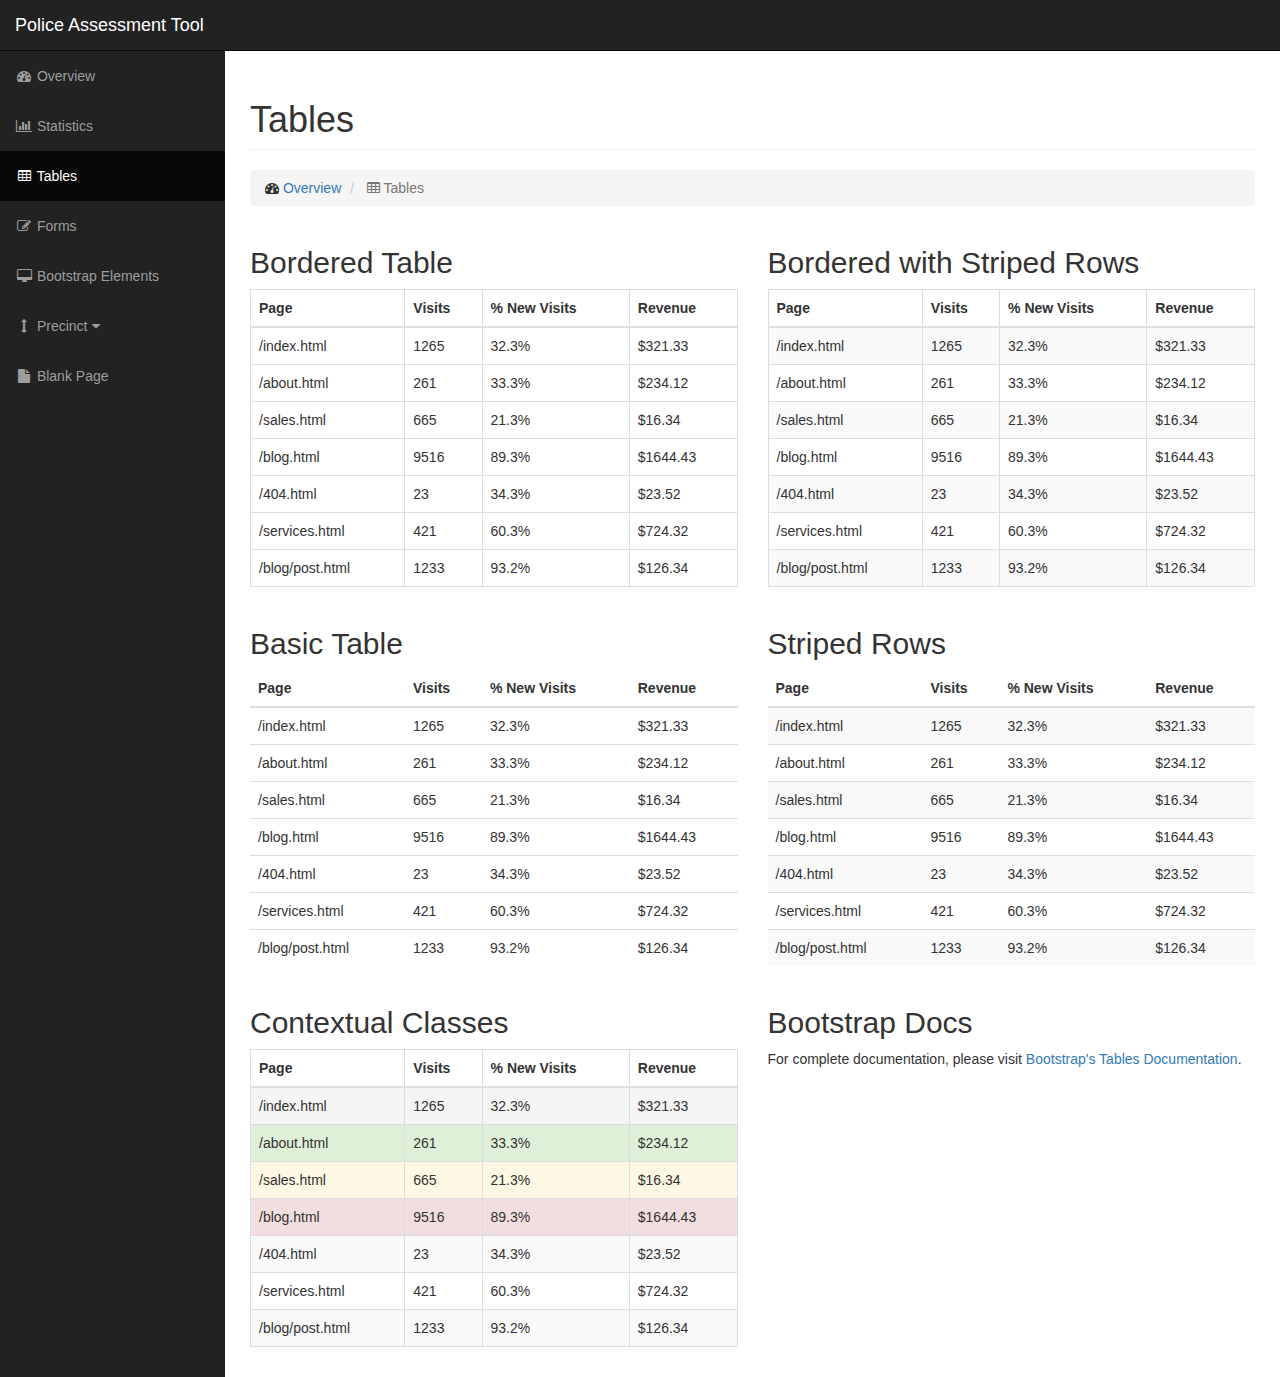
<file: startbootstrap-sb-admin-1.0.3/tables.html>
<!DOCTYPE html>
<html lang="en">

<head>

    <meta charset="utf-8">
    <meta http-equiv="X-UA-Compatible" content="IE=edge">
    <meta name="viewport" content="width=device-width, initial-scale=1">
    <meta name="description" content="">
    <meta name="author" content="">

    <title>SB Admin - Bootstrap Admin Template</title>

    <!-- Bootstrap Core CSS -->
    <link href="css/bootstrap.min.css" rel="stylesheet">

    <!-- Custom CSS -->
    <link href="css/sb-admin.css" rel="stylesheet">

    <!-- Custom Fonts -->
    <link href="font-awesome/css/font-awesome.min.css" rel="stylesheet" type="text/css">

    <!-- HTML5 Shim and Respond.js IE8 support of HTML5 elements and media queries -->
    <!-- WARNING: Respond.js doesn't work if you view the page via file:// -->
    <!--[if lt IE 9]>
        <script src="https://oss.maxcdn.com/libs/html5shiv/3.7.0/html5shiv.js"></script>
        <script src="https://oss.maxcdn.com/libs/respond.js/1.4.2/respond.min.js"></script>
    <![endif]-->

</head>

<body>

    <div id="wrapper">

        <!-- Navigation -->
        <nav class="navbar navbar-inverse navbar-fixed-top" role="navigation">
            <!-- Brand and toggle get grouped for better mobile display -->
            <div class="navbar-header">
                <button type="button" class="navbar-toggle" data-toggle="collapse" data-target=".navbar-ex1-collapse">
                    <span class="sr-only">Toggle navigation</span>
                    <span class="icon-bar"></span>
                    <span class="icon-bar"></span>
                    <span class="icon-bar"></span>
                </button>
                <a class="navbar-brand" href="index.html">Police Assessment Tool</a>
            </div>
            
            <!-- Sidebar Menu Items - These collapse to the responsive navigation menu on small screens -->
            <div class="collapse navbar-collapse navbar-ex1-collapse">
                <ul class="nav navbar-nav side-nav">
                    <li>
                        <a href="index.html"><i class="fa fa-fw fa-dashboard"></i> Overview</a>
                    </li>
                    <li>
                        <a href="charts.html"><i class="fa fa-fw fa-bar-chart-o"></i> Statistics</a>
                    </li>
                    <li class="active">
                        <a href="tables.html"><i class="fa fa-fw fa-table"></i> Tables</a>
                    </li>
                    <li>
                        <a href="forms.html"><i class="fa fa-fw fa-edit"></i> Forms</a>
                    </li>
                    <li>
                        <a href="bootstrap-elements.html"><i class="fa fa-fw fa-desktop"></i> Bootstrap Elements</a>
                    </li>

                    <li>
                        <a href="javascript:;" data-toggle="collapse" data-target="#demo"><i class="fa fa-fw fa-arrows-v"></i> Precinct<i class="fa fa-fw fa-caret-down"></i></a>
                        <ul id="demo" class="collapse">
                           <li>
                                <a href="#"> East</a>
                            </li>
                            <li>
                                <a href="#"> North</a>
                            </li>
                            <li>
                                <a href="#"> South</a>
                            </li>
                            <li>
                                <a href="#"> Southwest</a>
                            </li>
                            <li>
                                <a href="#"> West</a>
                            </li>
                        </ul>
                    </li>
                    <li>
                        <a href="blank-page.html"><i class="fa fa-fw fa-file"></i> Blank Page</a>
                    </li>
                </ul>
            </div>
            <!-- /.navbar-collapse -->
        </nav>

        <div id="page-wrapper">

            <div class="container-fluid">

                <!-- Page Heading -->
                <div class="row">
                    <div class="col-lg-12">
                        <h1 class="page-header">
                            Tables
                        </h1>
                        <ol class="breadcrumb">
                            <li>
                                <i class="fa fa-dashboard"></i>  <a href="index.html">Overview</a>
                            </li>
                            <li class="active">
                                <i class="fa fa-table"></i> Tables
                            </li>
                        </ol>
                    </div>
                </div>
                <!-- /.row -->

                <div class="row">
                    <div class="col-lg-6">
                        <h2>Bordered Table</h2>
                        <div class="table-responsive">
                            <table class="table table-bordered table-hover">
                                <thead>
                                    <tr>
                                        <th>Page</th>
                                        <th>Visits</th>
                                        <th>% New Visits</th>
                                        <th>Revenue</th>
                                    </tr>
                                </thead>
                                <tbody>
                                    <tr>
                                        <td>/index.html</td>
                                        <td>1265</td>
                                        <td>32.3%</td>
                                        <td>$321.33</td>
                                    </tr>
                                    <tr>
                                        <td>/about.html</td>
                                        <td>261</td>
                                        <td>33.3%</td>
                                        <td>$234.12</td>
                                    </tr>
                                    <tr>
                                        <td>/sales.html</td>
                                        <td>665</td>
                                        <td>21.3%</td>
                                        <td>$16.34</td>
                                    </tr>
                                    <tr>
                                        <td>/blog.html</td>
                                        <td>9516</td>
                                        <td>89.3%</td>
                                        <td>$1644.43</td>
                                    </tr>
                                    <tr>
                                        <td>/404.html</td>
                                        <td>23</td>
                                        <td>34.3%</td>
                                        <td>$23.52</td>
                                    </tr>
                                    <tr>
                                        <td>/services.html</td>
                                        <td>421</td>
                                        <td>60.3%</td>
                                        <td>$724.32</td>
                                    </tr>
                                    <tr>
                                        <td>/blog/post.html</td>
                                        <td>1233</td>
                                        <td>93.2%</td>
                                        <td>$126.34</td>
                                    </tr>
                                </tbody>
                            </table>
                        </div>
                    </div>
                    <div class="col-lg-6">
                        <h2>Bordered with Striped Rows</h2>
                        <div class="table-responsive">
                            <table class="table table-bordered table-hover table-striped">
                                <thead>
                                    <tr>
                                        <th>Page</th>
                                        <th>Visits</th>
                                        <th>% New Visits</th>
                                        <th>Revenue</th>
                                    </tr>
                                </thead>
                                <tbody>
                                    <tr>
                                        <td>/index.html</td>
                                        <td>1265</td>
                                        <td>32.3%</td>
                                        <td>$321.33</td>
                                    </tr>
                                    <tr>
                                        <td>/about.html</td>
                                        <td>261</td>
                                        <td>33.3%</td>
                                        <td>$234.12</td>
                                    </tr>
                                    <tr>
                                        <td>/sales.html</td>
                                        <td>665</td>
                                        <td>21.3%</td>
                                        <td>$16.34</td>
                                    </tr>
                                    <tr>
                                        <td>/blog.html</td>
                                        <td>9516</td>
                                        <td>89.3%</td>
                                        <td>$1644.43</td>
                                    </tr>
                                    <tr>
                                        <td>/404.html</td>
                                        <td>23</td>
                                        <td>34.3%</td>
                                        <td>$23.52</td>
                                    </tr>
                                    <tr>
                                        <td>/services.html</td>
                                        <td>421</td>
                                        <td>60.3%</td>
                                        <td>$724.32</td>
                                    </tr>
                                    <tr>
                                        <td>/blog/post.html</td>
                                        <td>1233</td>
                                        <td>93.2%</td>
                                        <td>$126.34</td>
                                    </tr>
                                </tbody>
                            </table>
                        </div>
                    </div>
                </div>
                <!-- /.row -->

                <div class="row">
                    <div class="col-lg-6">
                        <h2>Basic Table</h2>
                        <div class="table-responsive">
                            <table class="table table-hover">
                                <thead>
                                    <tr>
                                        <th>Page</th>
                                        <th>Visits</th>
                                        <th>% New Visits</th>
                                        <th>Revenue</th>
                                    </tr>
                                </thead>
                                <tbody>
                                    <tr>
                                        <td>/index.html</td>
                                        <td>1265</td>
                                        <td>32.3%</td>
                                        <td>$321.33</td>
                                    </tr>
                                    <tr>
                                        <td>/about.html</td>
                                        <td>261</td>
                                        <td>33.3%</td>
                                        <td>$234.12</td>
                                    </tr>
                                    <tr>
                                        <td>/sales.html</td>
                                        <td>665</td>
                                        <td>21.3%</td>
                                        <td>$16.34</td>
                                    </tr>
                                    <tr>
                                        <td>/blog.html</td>
                                        <td>9516</td>
                                        <td>89.3%</td>
                                        <td>$1644.43</td>
                                    </tr>
                                    <tr>
                                        <td>/404.html</td>
                                        <td>23</td>
                                        <td>34.3%</td>
                                        <td>$23.52</td>
                                    </tr>
                                    <tr>
                                        <td>/services.html</td>
                                        <td>421</td>
                                        <td>60.3%</td>
                                        <td>$724.32</td>
                                    </tr>
                                    <tr>
                                        <td>/blog/post.html</td>
                                        <td>1233</td>
                                        <td>93.2%</td>
                                        <td>$126.34</td>
                                    </tr>
                                </tbody>
                            </table>
                        </div>
                    </div>
                    <div class="col-lg-6">
                        <h2>Striped Rows</h2>
                        <div class="table-responsive">
                            <table class="table table-hover table-striped">
                                <thead>
                                    <tr>
                                        <th>Page</th>
                                        <th>Visits</th>
                                        <th>% New Visits</th>
                                        <th>Revenue</th>
                                    </tr>
                                </thead>
                                <tbody>
                                    <tr>
                                        <td>/index.html</td>
                                        <td>1265</td>
                                        <td>32.3%</td>
                                        <td>$321.33</td>
                                    </tr>
                                    <tr>
                                        <td>/about.html</td>
                                        <td>261</td>
                                        <td>33.3%</td>
                                        <td>$234.12</td>
                                    </tr>
                                    <tr>
                                        <td>/sales.html</td>
                                        <td>665</td>
                                        <td>21.3%</td>
                                        <td>$16.34</td>
                                    </tr>
                                    <tr>
                                        <td>/blog.html</td>
                                        <td>9516</td>
                                        <td>89.3%</td>
                                        <td>$1644.43</td>
                                    </tr>
                                    <tr>
                                        <td>/404.html</td>
                                        <td>23</td>
                                        <td>34.3%</td>
                                        <td>$23.52</td>
                                    </tr>
                                    <tr>
                                        <td>/services.html</td>
                                        <td>421</td>
                                        <td>60.3%</td>
                                        <td>$724.32</td>
                                    </tr>
                                    <tr>
                                        <td>/blog/post.html</td>
                                        <td>1233</td>
                                        <td>93.2%</td>
                                        <td>$126.34</td>
                                    </tr>
                                </tbody>
                            </table>
                        </div>
                    </div>
                </div>
                <!-- /.row -->

                <div class="row">
                    <div class="col-lg-6">
                        <h2>Contextual Classes</h2>
                        <div class="table-responsive">
                            <table class="table table-bordered table-hover table-striped">
                                <thead>
                                    <tr>
                                        <th>Page</th>
                                        <th>Visits</th>
                                        <th>% New Visits</th>
                                        <th>Revenue</th>
                                    </tr>
                                </thead>
                                <tbody>
                                    <tr class="active">
                                        <td>/index.html</td>
                                        <td>1265</td>
                                        <td>32.3%</td>
                                        <td>$321.33</td>
                                    </tr>
                                    <tr class="success">
                                        <td>/about.html</td>
                                        <td>261</td>
                                        <td>33.3%</td>
                                        <td>$234.12</td>
                                    </tr>
                                    <tr class="warning">
                                        <td>/sales.html</td>
                                        <td>665</td>
                                        <td>21.3%</td>
                                        <td>$16.34</td>
                                    </tr>
                                    <tr class="danger">
                                        <td>/blog.html</td>
                                        <td>9516</td>
                                        <td>89.3%</td>
                                        <td>$1644.43</td>
                                    </tr>
                                    <tr>
                                        <td>/404.html</td>
                                        <td>23</td>
                                        <td>34.3%</td>
                                        <td>$23.52</td>
                                    </tr>
                                    <tr>
                                        <td>/services.html</td>
                                        <td>421</td>
                                        <td>60.3%</td>
                                        <td>$724.32</td>
                                    </tr>
                                    <tr>
                                        <td>/blog/post.html</td>
                                        <td>1233</td>
                                        <td>93.2%</td>
                                        <td>$126.34</td>
                                    </tr>
                                </tbody>
                            </table>
                        </div>
                    </div>
                    <div class="col-lg-6">
                        <h2>Bootstrap Docs</h2>
                        <p>For complete documentation, please visit <a target="_blank" href="http://getbootstrap.com/css/#tables">Bootstrap's Tables Documentation</a>.</p>
                    </div>
                </div>
                <!-- /.row -->

            </div>
            <!-- /.container-fluid -->

        </div>
        <!-- /#page-wrapper -->

    </div>
    <!-- /#wrapper -->

    <!-- jQuery -->
    <script src="js/jquery.js"></script>

    <!-- Bootstrap Core JavaScript -->
    <script src="js/bootstrap.min.js"></script>

</body>

</html>
</file>
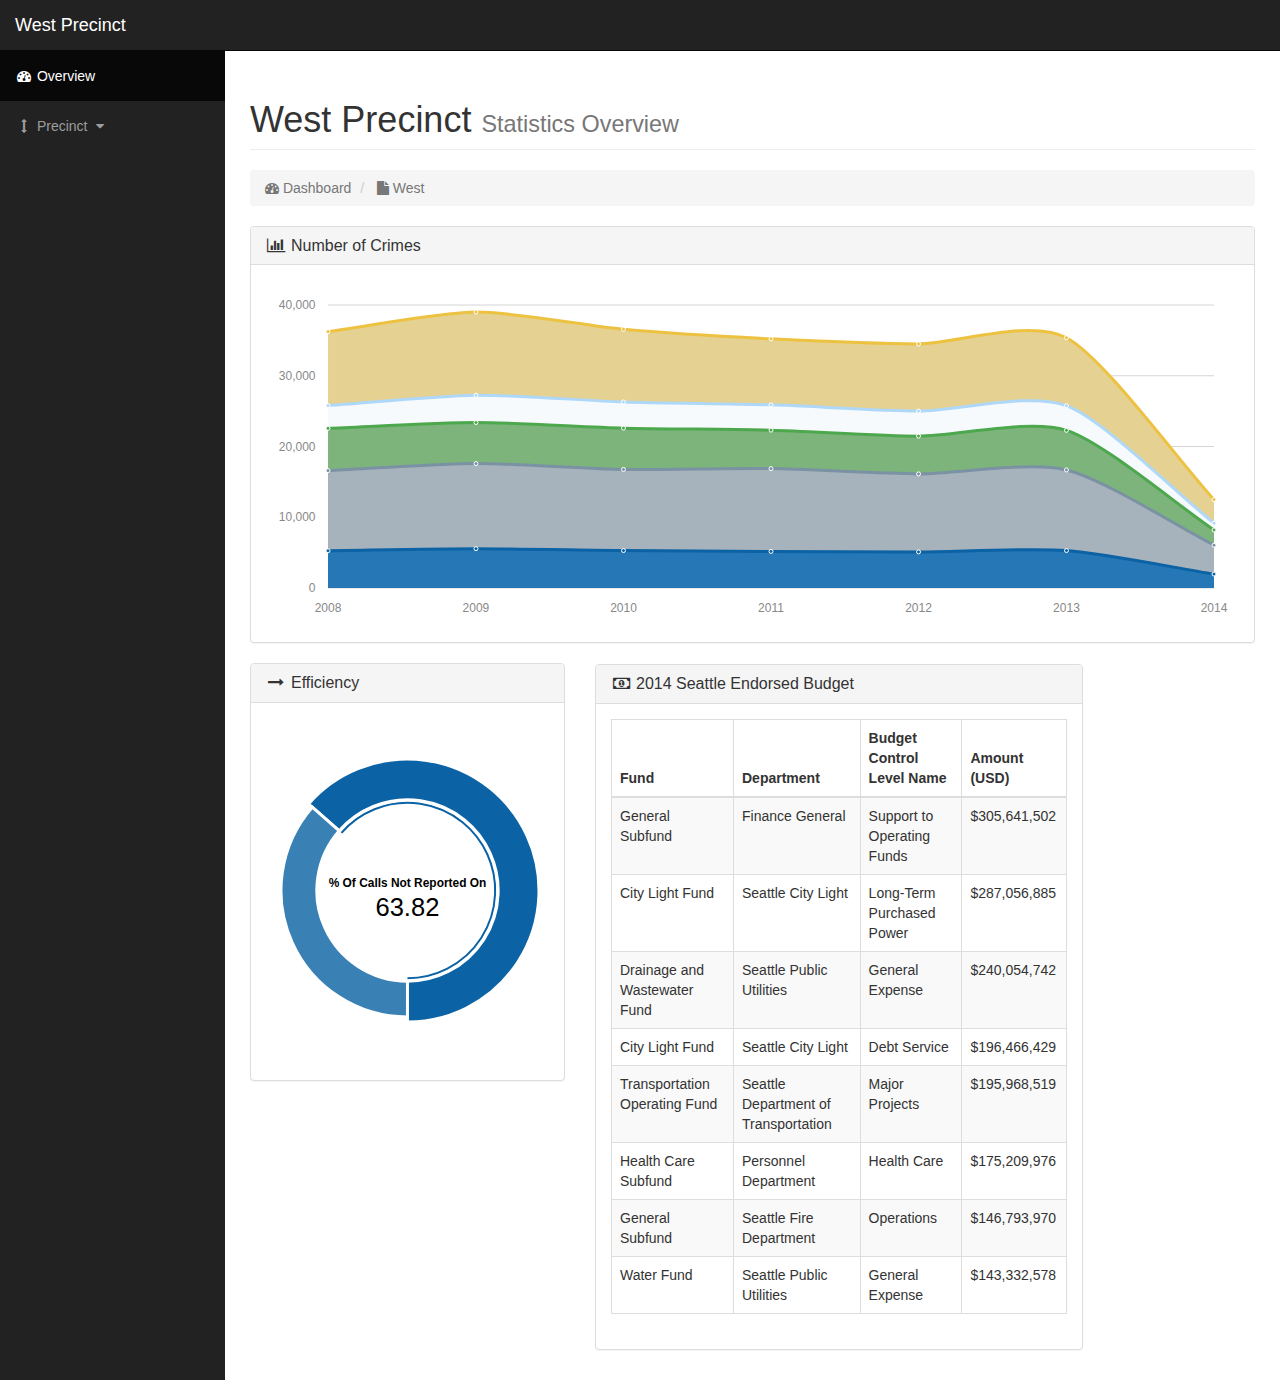
<file: startbootstrap-sb-admin-1.0.3/west.html>
<!DOCTYPE html>
<html lang="en">

<head>

    <meta charset="utf-8">
    <meta http-equiv="X-UA-Compatible" content="IE=edge">
    <meta name="viewport" content="width=device-width, initial-scale=1">
    <meta name="description" content="">
    <meta name="author" content="">

    <title>West Precinct</title>

    <!-- Bootstrap Core CSS -->
    <link href="css/bootstrap.min.css" rel="stylesheet">

    <!-- Custom CSS -->
    <link href="css/sb-admin.css" rel="stylesheet">

    <!-- Morris Charts CSS -->
    <link href="css/plugins/morris.css" rel="stylesheet">

    <!-- Custom Fonts -->
    <link href="font-awesome/css/font-awesome.min.css" rel="stylesheet" type="text/css">

    <!-- HTML5 Shim and Respond.js IE8 support of HTML5 elements and media queries -->
    <!-- WARNING: Respond.js doesn't work if you view the page via file:// -->
    <!--[if lt IE 9]>
        <script src="https://oss.maxcdn.com/libs/html5shiv/3.7.0/html5shiv.js"></script>
        <script src="https://oss.maxcdn.com/libs/respond.js/1.4.2/respond.min.js"></script>
    <![endif]-->

</head>

<body>

    <div id="wrapper">

        <!-- Navigation -->
        <nav class="navbar navbar-inverse navbar-fixed-top" role="navigation">
            <!-- Brand and toggle get grouped for better mobile display -->
            <div class="navbar-header">
                <button type="button" class="navbar-toggle" data-toggle="collapse" data-target=".navbar-ex1-collapse">
                    <span class="sr-only">Toggle navigation</span>
                    <span class="icon-bar"></span>
                    <span class="icon-bar"></span>
                    <span class="icon-bar"></span>
                </button>
                <a class="navbar-brand" href="index.html">West Precinct</a>
            </div>
            
            <!-- Sidebar Menu Items - These collapse to the responsive navigation menu on small screens -->
            <div class="collapse navbar-collapse navbar-ex1-collapse">
                <ul class="nav navbar-nav side-nav">
                    <li class="active">
                        <a href="index.html"><i class="fa fa-fw fa-dashboard"></i> Overview</a>
                    </li>
                    <li>
                        <a href="javascript:;" data-toggle="collapse" data-target="#demo"><i class="fa fa-fw fa-arrows-v"></i> Precinct <i class="fa fa-fw fa-caret-down"></i></a>
                        <ul id="demo" class="collapse">
                            <li>
                                <a href="east.html"> East</a>
                            </li>
                            <li>
                                <a href="north.html"> North</a>
                            </li>
                            <li>
                                <a href="south.html"> South</a>
                            </li>
                            <li>
                                <a href="southwest.html"> Southwest</a>
                            </li>
                            <li>
                                <a href="west.html"> West</a>
                            </li>
                        </ul>
                    </li>
                </ul>
            </div>
            <!-- /.navbar-collapse -->
        </nav>

        <div id="page-wrapper">

            <div class="container-fluid">

                <!-- Page Heading -->
                <div class="row">
                    <div class="col-lg-12">
                        <h1 class="page-header">
                            West Precinct <small>Statistics Overview</small>
                        </h1>
                        <ol class="breadcrumb">
                            <li class="active">
                                <i class="fa fa-dashboard"></i> Dashboard
                            </li>
                            <li class="active">
                                <i class="fa fa-file"></i> West
                            </li>
                        </ol>
                    </div>
                </div>
                <!-- /.row -->

                <div class="row">
                    <div class="col-lg-12">
                        <div class="panel panel-default">
                            <div class="panel-heading">
                                <h3 class="panel-title"><i class="fa fa-bar-chart-o fa-fw"></i> Number of Crimes</h3>
                            </div>
                            <div class="panel-body">
                                <div id="morris-area-chart"></div>
                            </div>
                        </div>
                    </div>
                </div>
                <!-- /.row -->

                <div class="row">
                    <div class="col-lg-4">
                        <div class="panel panel-default">
                            <div class="panel-heading">
                                <h3 class="panel-title"><i class="fa fa-long-arrow-right fa-fw"></i> Efficiency</h3>
                            </div>
                            <div class="panel-body">
                                <div id="morris-donut-chart-west"></div>
                            </div>
                        </div>
                    </div>
                    <div class="col-lg-4">
 
                    </div>
                    <div class="col-lg-6">
                        <div class="panel panel-default">
                            <div class="panel-heading">
                                <h3 class="panel-title"><i class="fa fa-money fa-fw"></i> 2014 Seattle Endorsed Budget</h3>
                            </div>
                            <div class="panel-body">
                                <div class="table-responsive">
                                    <table class="table table-bordered table-hover table-striped">
                                        <thead>
                                            <tr>
                                                <th>Fund</th>
                                                <th>Department</th>
                                                <th>Budget Control Level Name</th>
                                                <th>Amount (USD)</th>
                                            </tr>
                                        </thead>
                                        <tbody>
                                            <tr>
                                                <td>General Subfund</td>
                                                <td>Finance General</td>
                                                <td>Support to Operating Funds</td>
                                                <td>$305,641,502</td>
                                            </tr>
                                            <tr>
                                                <td>City Light Fund</td>
                                                <td>Seattle City Light</td>
                                                <td>Long-Term Purchased Power</td>
                                                <td>$287,056,885</td>
                                            </tr>
                                            <tr>
                                                <td>Drainage and Wastewater Fund</td>
                                                <td>Seattle Public Utilities</td>
                                                <td>General Expense</td>
                                                <td>$240,054,742</td>
                                            </tr>
                                            <tr>
                                                <td>City Light Fund</td>
                                                <td>Seattle City Light</td>
                                                <td>Debt Service</td>
                                                <td>$196,466,429</td>
                                            </tr>
                                            <tr>
                                                <td>Transportation Operating Fund</td>
                                                <td>Seattle Department of Transportation</td>
                                                <td>Major Projects</td>
                                                <td>$195,968,519</td>
                                            </tr>
                                            <tr>
                                                <td>Health Care Subfund</td>
                                                <td>Personnel Department</td>
                                                <td>Health Care</td>
                                                <td>$175,209,976</td>
                                            </tr>
                                            <tr>
                                                <td>General Subfund</td>
                                                <td>Seattle Fire Department</td>
                                                <td>Operations</td>
                                                <td>$146,793,970</td>
                                            </tr>
                                            <tr>
                                                <td>Water Fund</td>
                                                <td>Seattle Public Utilities</td>
                                                <td>General Expense</td>
                                                <td>$143,332,578</td>
                                            </tr>
                                        </tbody>
                                    </table>
                                </div>

                            </div>
                        </div>
                    </div>
                </div>
                <!-- /.row -->

            </div>
            <!-- /.container-fluid -->

        </div>
        <!-- /#page-wrapper -->

    </div>
    <!-- /#wrapper -->

    <!-- jQuery -->
    <script src="js/jquery.js"></script>

    <!-- Bootstrap Core JavaScript -->
    <script src="js/bootstrap.min.js"></script>

    <!-- Morris Charts JavaScript -->
    <script src="js/plugins/morris/raphael.min.js"></script>
    <script src="js/plugins/morris/morris.min.js"></script>
    <script src="js/plugins/morris/morris-data.js"></script>
    <script src="js/plugins/morris/west-morris.js"></script>

</body>

</html>
</file>
<file: startbootstrap-sb-admin-1.0.3/css/plugins/morris.css>
.morris-hover{position:absolute;z-index:1000}.morris-hover.morris-default-style{border-radius:10px;padding:6px;color:#666;background:rgba(255,255,255,0.8);border:solid 2px rgba(230,230,230,0.8);font-family:sans-serif;font-size:12px;text-align:center}.morris-hover.morris-default-style .morris-hover-row-label{font-weight:bold;margin:0.25em 0}
.morris-hover.morris-default-style .morris-hover-point{white-space:nowrap;margin:0.1em 0}
</file>
<file: startbootstrap-sb-admin-1.0.3/css/sb-admin.css>
/*!
 * Start Bootstrap - SB Admin Bootstrap Admin Template (http://startbootstrap.com)
 * Code licensed under the Apache License v2.0.
 * For details, see http://www.apache.org/licenses/LICENSE-2.0.
 */

/* Global Styles */

body {
    margin-top: 100px;
    background-color: #222;
}

@media(min-width:768px) {
    body {
        margin-top: 50px;
    }
}

#wrapper {
    padding-left: 0;
}

#page-wrapper {
    width: 100%;
    padding: 0;
    background-color: #fff;
}

.huge {
    font-size: 50px;
    line-height: normal;
}

@media(min-width:768px) {
    #wrapper {
        padding-left: 225px;
    }

    #page-wrapper {
        padding: 10px;
    }
}

/* Top Navigation */

.top-nav {
    padding: 0 15px;
}

.top-nav>li {
    display: inline-block;
    float: left;
}

.top-nav>li>a {
    padding-top: 15px;
    padding-bottom: 15px;
    line-height: 20px;
    color: #999;
}

.top-nav>li>a:hover,
.top-nav>li>a:focus,
.top-nav>.open>a,
.top-nav>.open>a:hover,
.top-nav>.open>a:focus {
    color: #fff;
    background-color: #000;
}

.top-nav>.open>.dropdown-menu {
    float: left;
    position: absolute;
    margin-top: 0;
    border: 1px solid rgba(0,0,0,.15);
    border-top-left-radius: 0;
    border-top-right-radius: 0;
    background-color: #fff;
    -webkit-box-shadow: 0 6px 12px rgba(0,0,0,.175);
    box-shadow: 0 6px 12px rgba(0,0,0,.175);
}

.top-nav>.open>.dropdown-menu>li>a {
    white-space: normal;
}

ul.message-dropdown {
    padding: 0;
    max-height: 250px;
    overflow-x: hidden;
    overflow-y: auto;
}

li.message-preview {
    width: 275px;
    border-bottom: 1px solid rgba(0,0,0,.15);
}

li.message-preview>a {
    padding-top: 15px;
    padding-bottom: 15px;
}

li.message-footer {
    margin: 5px 0;
}

ul.alert-dropdown {
    width: 200px;
}

/* Side Navigation */

@media(min-width:768px) {
    .side-nav {
        position: fixed;
        top: 51px;
        left: 225px;
        width: 225px;
        margin-left: -225px;
        border: none;
        border-radius: 0;
        overflow-y: auto;
        background-color: #222;
        bottom: 0;
        overflow-x: hidden;
        padding-bottom: 40px;
    }

    .side-nav>li>a {
        width: 225px;
    }

    .side-nav li a:hover,
    .side-nav li a:focus {
        outline: none;
        background-color: #000 !important;
    }
}

.side-nav>li>ul {
    padding: 0;
}

.side-nav>li>ul>li>a {
    display: block;
    padding: 10px 15px 10px 38px;
    text-decoration: none;
    color: #999;
}

.side-nav>li>ul>li>a:hover {
    color: #fff;
}

/* Flot Chart Containers */

.flot-chart {
    display: block;
    height: 400px;
}

.flot-chart-content {
    width: 100%;
    height: 100%;
}

/* Custom Colored Panels */

.huge {
    font-size: 40px;
}

.panel-green {
    border-color: #5cb85c;
}

.panel-green > .panel-heading {
    border-color: #5cb85c;
    color: #fff;
    background-color: #5cb85c;
}

.panel-green > a {
    color: #5cb85c;
}

.panel-green > a:hover {
    color: #3d8b3d;
}

.panel-red {
    border-color: #d9534f;
}

.panel-red > .panel-heading {
    border-color: #d9534f;
    color: #fff;
    background-color: #d9534f;
}

.panel-red > a {
    color: #d9534f;
}

.panel-red > a:hover {
    color: #b52b27;
}

.panel-yellow {
    border-color: #f0ad4e;
}

.panel-yellow > .panel-heading {
    border-color: #f0ad4e;
    color: #fff;
    background-color: #f0ad4e;
}

.panel-yellow > a {
    color: #f0ad4e;
}

.panel-yellow > a:hover {
    color: #df8a13;
}
</file>
